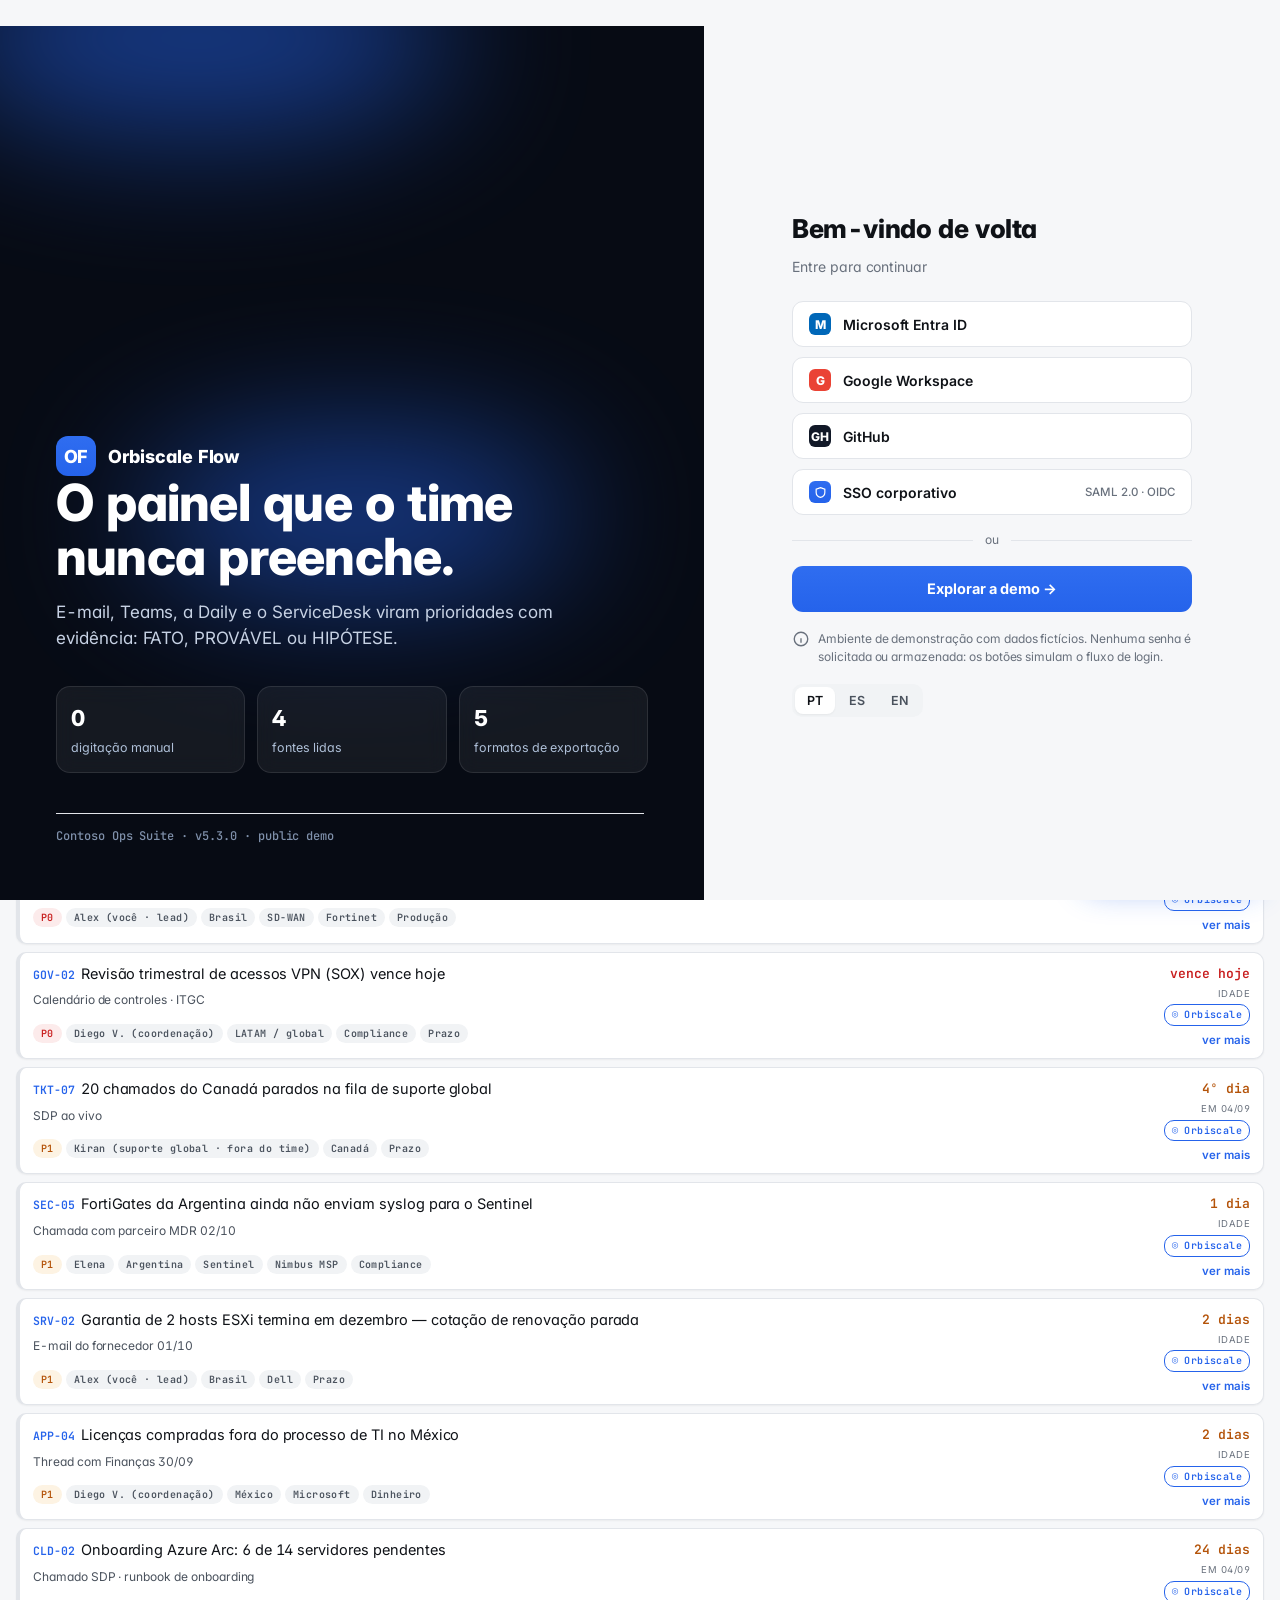
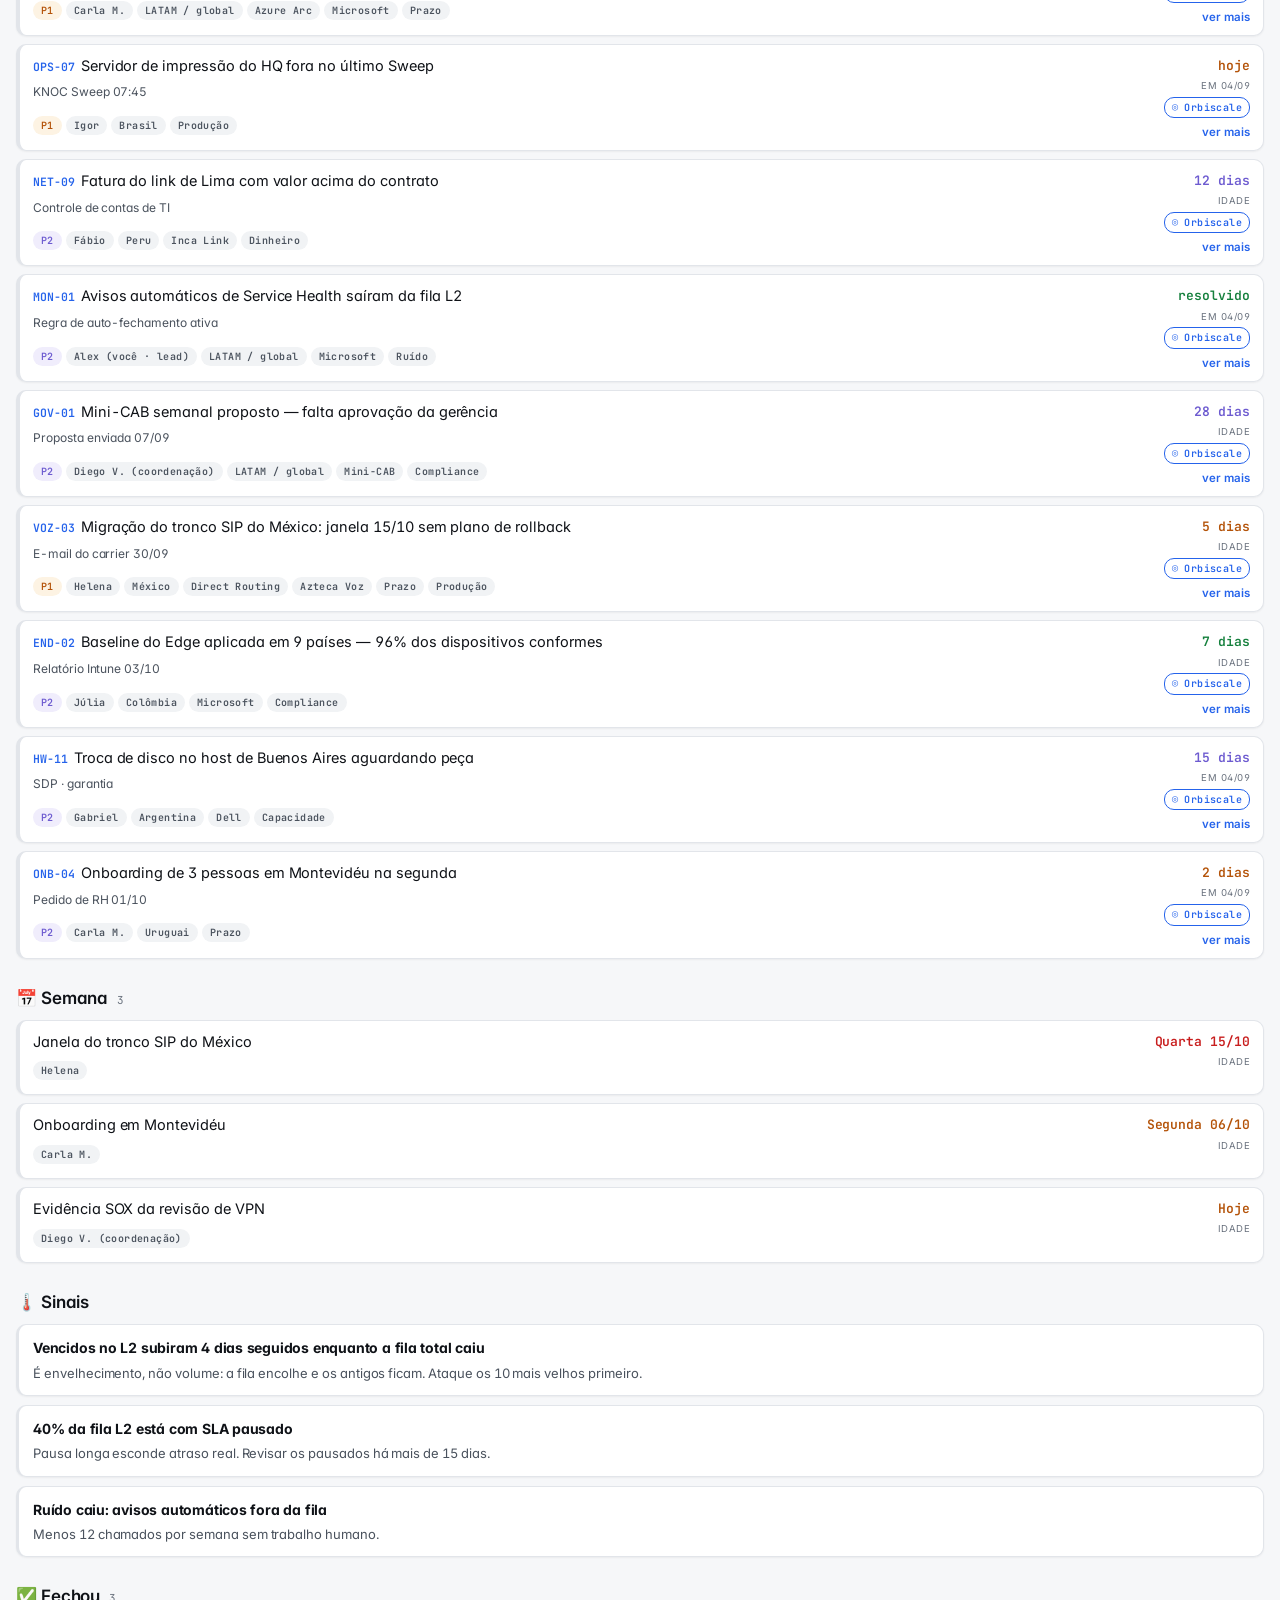
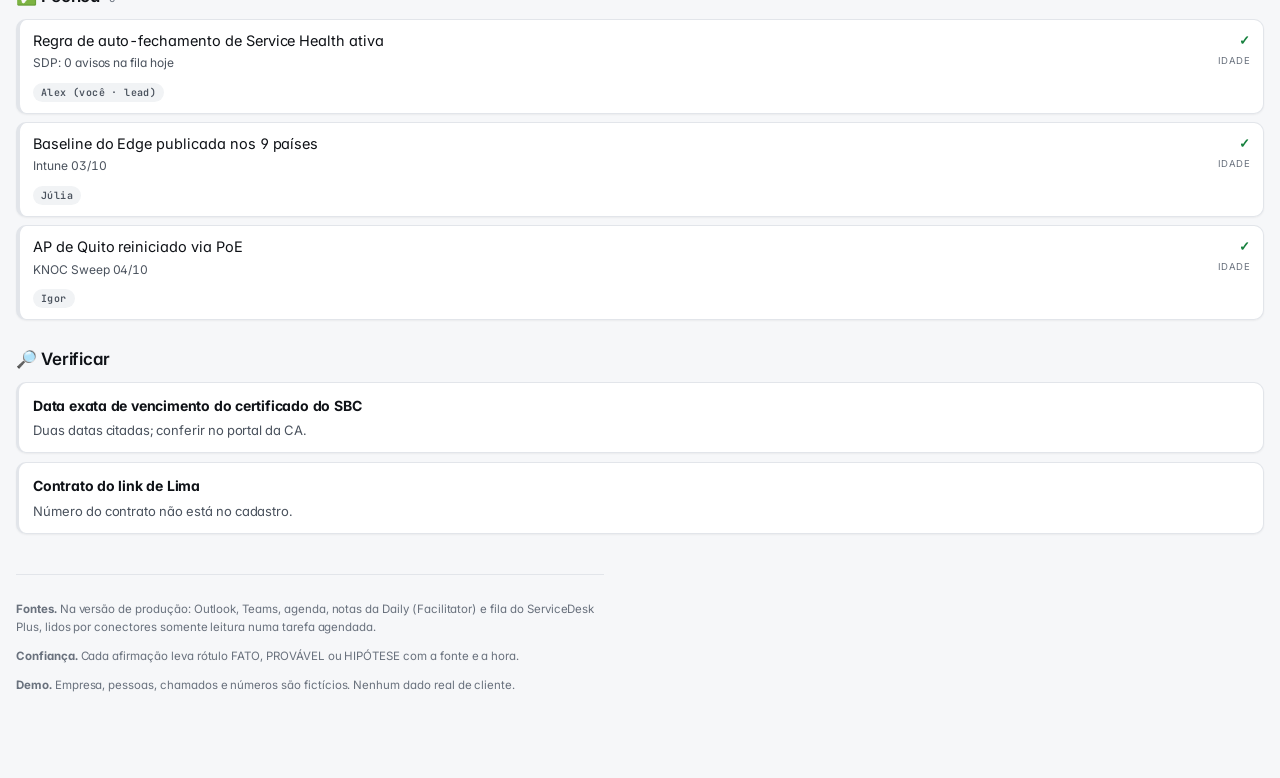
<file: flow/index.html>
<!doctype html>
<!-- Orbiscale Flow · team work board (module of Orbiscale) · Copyright (C) 2026 Ernesto Athaualpa Rojas (Neto) · SPDX-License-Identifier: AGPL-3.0-or-later · Commercial licence: COMMERCIAL.md -->
<html lang="pt-BR" data-theme="auto">
<head>
<meta charset="utf-8">
<meta name="description" content="A self-updating ops board: e-mail, Teams, Daily notes and the ITSM queue become evidence-labelled priorities. Open-source demo with fictional data.">
<meta property="og:type" content="website">
<meta property="og:title" content="Orbiscale Flow · team work board (demo)">
<meta property="og:description" content="A self-updating ops board: e-mail, Teams, Daily notes and the ITSM queue become evidence-labelled priorities. Open-source demo with fictional data.">
<meta property="og:url" content="https://netorojas.github.io/knoc-network-ops-console/flow/">
<meta property="og:image" content="https://netorojas.github.io/knoc-network-ops-console/docs/media/og.png">
<meta property="og:image:width" content="1200">
<meta property="og:image:height" content="627">
<meta name="twitter:card" content="summary_large_image">
<meta name="twitter:image" content="https://netorojas.github.io/knoc-network-ops-console/docs/media/og.png">

<meta name="viewport" content="width=device-width,initial-scale=1,viewport-fit=cover">
<title>Orbiscale Flow · demo</title>
<link rel="stylesheet" href="https://fonts.googleapis.com/css2?family=Archivo:wght@500;600;700&family=Source+Sans+3:wght@400;600&family=IBM+Plex+Mono:wght@400;600&display=swap">
<style>.brand .flow-home{text-decoration:none;color:var(--accent);margin-right:6px;font-weight:700}
  :root{
    --ground:#F5F7F7; --surface:#FFFFFF; --surface-2:#EDF1F1; --raise:0 1px 2px rgba(20,26,28,.06),0 1px 1px rgba(20,26,28,.04);
    --ink:#141A1C; --ink-2:#4F5D60; --ink-3:#6F7F82;
    --line:#DCE3E3; --line-soft:#EAEFEF;
    --accent:#0F6068; --accent-ink:#FFFFFF; --accent-soft:#E2EFF0;
    --crit:#B3261E; --crit-bg:#FCEBE9; --warn:#8F5400; --warn-bg:#FCF2E2;
    --ok:#1C6741;  --ok-bg:#E5F3EB;  --stale:#5B5870; --stale-bg:#EEEDF3;
    /* dados — validados com o validador de paleta (azul/cinza/vermelho) */
    --v-run:#2a78d6; --v-pause:#A3ADB0; --v-late:#D03A38; --v-track:#EDF1F1;
    --v-s1:#9DC1EE; --v-s2:#4B8FE0; --v-s3:#1F5AA6;
    --display:'Archivo','Helvetica Neue',Arial,sans-serif;
    --body:'Source Sans 3','Segoe UI',system-ui,sans-serif;
    --mono:'IBM Plex Mono','SF Mono',Consolas,monospace;
    --r:8px;
  }
  @media (prefers-color-scheme:dark){ :root:not([data-theme="light"]){
    --ground:#0E1315; --surface:#171E20; --surface-2:#202A2C; --raise:0 1px 2px rgba(0,0,0,.4);
    --ink:#E7EEED; --ink-2:#A5B2B1; --ink-3:#8A9897;
    --line:#2A3537; --line-soft:#212B2D;
    --accent:#5CC0C9; --accent-ink:#0E1315; --accent-soft:#133439;
    --crit:#F2938A; --crit-bg:#3B1D1A; --warn:#E3A94F; --warn-bg:#3A2D13;
    --ok:#6BCB96;  --ok-bg:#153227;  --stale:#ABA5D1; --stale-bg:#262434;
    --v-run:#3987e5; --v-pause:#5E686A; --v-late:#E66767; --v-track:#202A2C;
    --v-s1:#2C4F7A; --v-s2:#3987e5; --v-s3:#9CC4F7;
  }}
  :root[data-theme="dark"]{
    --ground:#0E1315; --surface:#171E20; --surface-2:#202A2C; --raise:0 1px 2px rgba(0,0,0,.4);
    --ink:#E7EEED; --ink-2:#A5B2B1; --ink-3:#8A9897;
    --line:#2A3537; --line-soft:#212B2D;
    --accent:#5CC0C9; --accent-ink:#0E1315; --accent-soft:#133439;
    --crit:#F2938A; --crit-bg:#3B1D1A; --warn:#E3A94F; --warn-bg:#3A2D13;
    --ok:#6BCB96;  --ok-bg:#153227;  --stale:#ABA5D1; --stale-bg:#262434;
    --v-run:#3987e5; --v-pause:#5E686A; --v-late:#E66767; --v-track:#202A2C;
    --v-s1:#2C4F7A; --v-s2:#3987e5; --v-s3:#9CC4F7;
  }

  *{box-sizing:border-box}
  html,body{overflow-x:hidden}
  body{background:var(--ground);color:var(--ink);font-family:var(--body);font-size:15px;line-height:1.55;margin:0}
  .wrap{max-width:1080px;margin:0 auto;padding:0 16px 72px}
  button{font-family:inherit}
  button:focus-visible,a:focus-visible,summary:focus-visible,input:focus-visible{outline:2px solid var(--accent);outline-offset:2px}

  /* ---------- topo ---------- */
  header.top{position:sticky;top:0;z-index:40;background:var(--ground);border-bottom:1px solid var(--line)}
  .bar{max-width:1080px;margin:0 auto;padding:10px 16px;display:flex;align-items:center;gap:10px;flex-wrap:wrap}
  .brand{font-family:var(--display);font-weight:700;font-size:16px;letter-spacing:-.01em;white-space:nowrap}
  .brand span{display:block;font-family:var(--mono);font-size:9.5px;font-weight:400;letter-spacing:.12em;text-transform:uppercase;color:var(--ink-3)}
  nav.main{display:flex;gap:2px;flex:1 1 auto;flex-wrap:wrap}
  nav.main button{font-size:13.5px;font-weight:600;padding:6px 11px;border:0;border-radius:6px;background:transparent;color:var(--ink-2);cursor:pointer;white-space:nowrap}
  nav.main button[aria-current="page"]{background:var(--accent);color:var(--accent-ink)}
  nav.main button:hover:not([aria-current]){background:var(--surface-2)}
  .tools{display:flex;align-items:center;gap:6px;margin-left:auto}
  .seg{display:flex;border:1px solid var(--line);border-radius:6px;overflow:hidden;background:var(--surface)}
  .seg button{font-family:var(--mono);font-size:10.5px;font-weight:600;letter-spacing:.05em;padding:5px 8px;border:0;background:transparent;color:var(--ink-2);cursor:pointer}
  .seg button+button{border-left:1px solid var(--line)}
  .seg button[aria-pressed="true"]{background:var(--accent);color:var(--accent-ink)}
  .who{display:flex;align-items:center;gap:6px;font-size:12.5px;color:var(--ink-2);background:var(--surface);border:1px solid var(--line);border-radius:20px;padding:3px 10px 3px 3px;max-width:180px}
  .who[hidden]{display:none}
  .who img{width:22px;height:22px;border-radius:50%;flex:0 0 auto}
  .who b{font-weight:600;color:var(--ink);white-space:nowrap;overflow:hidden;text-overflow:ellipsis}

  /* ---------- menu ---------- */
  .shbtn{font-size:13px;font-weight:600;padding:5px 11px;border:1px solid var(--line);border-radius:6px;background:var(--surface);color:var(--ink);cursor:pointer;white-space:nowrap}
  .shbtn:hover{border-color:var(--accent);color:var(--accent)}
  .menu{position:relative}
  .menu>button{font-size:13px;font-weight:600;padding:5px 11px;border:1px solid var(--line);border-radius:6px;background:var(--surface);color:var(--ink);cursor:pointer}
  .menu>button[aria-expanded="true"]{border-color:var(--accent);color:var(--accent)}
  .pop{position:absolute;right:0;top:calc(100% + 6px);width:270px;max-width:calc(100vw - 32px);background:var(--surface);border:1px solid var(--line);border-radius:var(--r);box-shadow:0 8px 24px rgba(0,0,0,.14);padding:6px;z-index:60}
  .pop .grp{font-family:var(--mono);font-size:9.5px;letter-spacing:.12em;text-transform:uppercase;color:var(--ink-3);padding:8px 10px 4px}
  .pop button{display:flex;gap:9px;align-items:center;width:100%;text-align:left;font-size:13.5px;padding:7px 10px;border:0;border-radius:6px;background:transparent;color:var(--ink);cursor:pointer}
  .pop button:hover{background:var(--surface-2)}
  .pop button small{margin-left:auto;font-family:var(--mono);font-size:10.5px;color:var(--ink-3)}
  .pop .meta{font-size:11.5px;color:var(--ink-3);padding:6px 10px 4px;border-top:1px solid var(--line-soft);margin-top:4px}

  /* ---------- filtros ---------- */
  .fbox{max-width:1080px;margin:0 auto;padding:0 16px 10px}
  .fcard{background:var(--surface);border:1px solid var(--line);border-radius:var(--r);box-shadow:var(--raise);overflow:hidden}
  .srow{display:flex;gap:8px;align-items:center;padding:9px 12px;border-bottom:1px solid var(--line)}
  .search{flex:1 1 auto;display:flex;align-items:center;gap:7px;background:var(--ground);border:1px solid var(--line);border-radius:6px;padding:0 9px}
  .search input{flex:1;min-width:0;border:0;background:transparent;color:var(--ink);font-family:var(--body);font-size:14px;padding:7px 0}
  .search input:focus{outline:0}
  .search:focus-within{border-color:var(--accent)}
  .search .ic{color:var(--ink-3);font-size:13px}
  .search button{border:0;background:transparent;color:var(--ink-3);cursor:pointer;font-size:14px;padding:2px 4px}
  .dims{display:flex;overflow-x:auto;border-bottom:1px solid var(--line);scrollbar-width:thin}
  .dims button{flex:0 0 auto;font-size:12.5px;font-weight:600;padding:9px 13px;border:0;background:transparent;color:var(--ink-2);cursor:pointer;border-bottom:2px solid transparent;white-space:nowrap}
  .dims button[aria-selected="true"]{color:var(--accent);border-bottom-color:var(--accent)}
  .dims .n{display:inline-block;min-width:16px;height:16px;line-height:16px;border-radius:8px;background:var(--accent);color:var(--accent-ink);font-family:var(--mono);font-size:9.5px;margin-left:5px;text-align:center;padding:0 4px}
  .chips{display:flex;flex-wrap:wrap;gap:5px;padding:10px 12px;max-height:132px;overflow-y:auto}
  .chip{font-size:12.5px;color:var(--ink-2);background:var(--ground);border:1px solid var(--line);padding:4px 10px 4px 8px;border-radius:14px;cursor:pointer;display:inline-flex;align-items:center;gap:5px}
  .chip .bx{width:12px;height:12px;border:1.5px solid var(--ink-3);border-radius:3px;display:inline-block;flex:0 0 auto}
  .chip .c{font-family:var(--mono);font-size:10.5px;color:var(--ink-3)}
  .chip[aria-pressed="true"]{background:var(--accent-soft);border-color:var(--accent);color:var(--accent)}
  .chip[aria-pressed="true"] .bx{background:var(--accent);border-color:var(--accent);box-shadow:inset 0 0 0 2px var(--surface)}
  .chip.sep{border:0;background:transparent;cursor:default;font-family:var(--mono);font-size:9.5px;letter-spacing:.1em;text-transform:uppercase;color:var(--ink-3);padding-left:4px;width:100%}
  .chip.act{border-style:dashed}
  .status{display:flex;align-items:center;gap:8px;flex-wrap:wrap;padding:0 12px 10px;font-size:12px;color:var(--ink-3)}
  .status b{color:var(--ink);font-weight:600;font-variant-numeric:tabular-nums}
  .pill{font-family:var(--mono);font-size:10.5px;background:var(--accent-soft);color:var(--accent);border:1px solid var(--accent);padding:2px 8px;border-radius:12px;cursor:pointer}
  .pill::after{content:" ×";font-weight:700}
  .btn{font-size:12px;color:var(--ink-2);background:transparent;border:1px solid var(--line);padding:4px 11px;border-radius:14px;cursor:pointer}
  .btn:hover{border-color:var(--accent);color:var(--accent)}
  .btn.pri{background:var(--accent);border-color:var(--accent);color:var(--accent-ink);font-weight:600}

  /* ---------- KPIs ---------- */
  .kpis{display:grid;gap:10px;grid-template-columns:repeat(auto-fill,minmax(160px,1fr));margin-top:16px}
  .kpi{text-align:left;background:var(--surface);border:1px solid var(--line);border-radius:var(--r);padding:11px 13px;box-shadow:var(--raise);cursor:pointer;color:inherit;position:relative;transition:border-color .12s}
  .kpi:hover{border-color:var(--accent)}
  .kpi[aria-pressed="true"]{border-color:var(--accent);box-shadow:0 0 0 2px var(--accent-soft),var(--raise)}
  .kpi .n{font-family:var(--display);font-weight:700;font-size:25px;font-variant-numeric:tabular-nums;line-height:1.1}
  .kpi .l{font-size:12.5px;color:var(--ink);margin-top:2px;font-weight:600}
  .kpi .x{font-size:11.5px;color:var(--ink-3);margin-top:3px;line-height:1.35}
  .kpi .go{position:absolute;top:9px;right:10px;font-size:11px;color:var(--ink-3)}
  .kpi.c .n{color:var(--crit)} .kpi.w .n{color:var(--warn)} .kpi.o .n{color:var(--ok)} .kpi.a .n{color:var(--accent)}

  /* ---------- seções ---------- */
  section{margin-top:26px}
  .sh{display:flex;align-items:baseline;gap:9px;flex-wrap:wrap;margin-bottom:9px}
  h2{font-family:var(--display);font-weight:600;font-size:16.5px;margin:0}
  .sc{font-family:var(--mono);font-size:11px;color:var(--ink-3)}
  .snote{font-size:12.5px;color:var(--ink-3);margin:-2px 0 10px;max-width:80ch}

  /* ---------- cards ---------- */
  .cards{display:flex;flex-direction:column;gap:8px}
  .card{background:var(--surface);border:1px solid var(--line);border-left:3px solid var(--line);border-radius:var(--r);box-shadow:var(--raise);overflow:hidden}
  .card.crit{border-left-color:var(--crit)} .card.warn{border-left-color:var(--warn)}
  .card.ok{border-left-color:var(--ok)} .card.stale{border-left-color:var(--stale)}
  .chead{display:grid;grid-template-columns:minmax(0,1fr) auto;gap:3px 12px;padding:11px 13px;cursor:pointer;align-items:start}
  .chead:hover{background:var(--surface-2)}
  .ctitle{font-size:14.5px;line-height:1.35;grid-column:1;overflow-wrap:anywhere}
  .cid{font-family:var(--mono);font-size:11.5px;font-weight:600;color:var(--accent);margin-right:6px}
  .cmeta{grid-column:1;font-size:12px;color:var(--ink-2);margin-top:1px}
  .ctags{grid-column:1;margin-top:7px;display:flex;flex-wrap:wrap;gap:4px}
  .cright{grid-column:2;grid-row:1/span 3;text-align:right;white-space:nowrap;display:flex;flex-direction:column;align-items:flex-end;gap:3px}
  .age{font-family:var(--mono);font-size:13px;font-weight:600;font-variant-numeric:tabular-nums}
  .age.crit{color:var(--crit)} .age.warn{color:var(--warn)} .age.ok{color:var(--ok)} .age.stale{color:var(--stale)}
  .agel{font-size:9.5px;color:var(--ink-3);letter-spacing:.05em;text-transform:uppercase}
  .more{font-size:11.5px;color:var(--accent);font-weight:600;border:0;background:transparent;cursor:pointer;padding:0;margin-top:4px}
  .cbody{font-size:13px;color:var(--ink-2);max-width:78ch;border-top:1px solid var(--line-soft);padding-top:10px;margin:0 13px 13px}
  .card[data-open="0"] .cbody{display:none}
  .tag{font-family:var(--mono);font-size:10px;font-weight:600;letter-spacing:.04em;padding:2px 7px;border-radius:10px;border:1px solid transparent;cursor:pointer;background:none}
  .tag.g{background:var(--surface-2);color:var(--ink-2)}
  .tag.g:hover{border-color:var(--accent);color:var(--accent)}
  .tag.P0{background:var(--crit-bg);color:var(--crit)} .tag.P1{background:var(--warn-bg);color:var(--warn)} .tag.P2{background:var(--stale-bg);color:var(--stale)}
  .tag.me{background:var(--accent-soft);color:var(--accent);cursor:default}
  mark{background:var(--warn-bg);color:inherit;border-radius:2px;padding:0 1px}

  /* ---------- pessoa ---------- */
  .person{background:var(--surface);border:1px solid var(--line);border-radius:var(--r);padding:14px 16px;box-shadow:var(--raise);margin-top:14px}
  .person h3{font-family:var(--display);font-size:17px;margin:0 0 3px}
  .person p{margin:0;font-size:13px;color:var(--ink-2);max-width:78ch}
  .pstats{display:flex;gap:18px;flex-wrap:wrap;margin-top:10px}
  .pstats div{font-size:12px;color:var(--ink-3)}
  .pstats b{display:block;font-family:var(--display);font-size:19px;color:var(--ink);font-variant-numeric:tabular-nums}
  .pstats b.c{color:var(--crit)}

  /* ---------- blocos ---------- */
  .box{background:var(--surface);border:1px solid var(--line);border-left:3px solid var(--accent);border-radius:var(--r);padding:12px 14px;box-shadow:var(--raise);margin-top:9px}
  .box.crit{border-left-color:var(--crit)} .box.warn{border-left-color:var(--warn)}
  .box.ok{border-left-color:var(--ok)} .box.stale{border-left-color:var(--stale)}
  .box h3{font-family:var(--display);font-size:14px;margin:0 0 4px}
  .box p{margin:0;font-size:13px;color:var(--ink-2);max-width:80ch}
  .box ul{margin:4px 0 0;padding-left:18px;font-size:13px;color:var(--ink-2)} .box li{margin-bottom:3px}
  .empty{padding:30px 16px;text-align:center;color:var(--ink-3);font-size:13.5px;background:var(--surface);border:1px dashed var(--line);border-radius:var(--r)}

  /* ---------- tabelas ---------- */
  .tbl{width:100%;border-collapse:collapse;font-size:13px}
  .tbl th,.tbl td{text-align:left;padding:7px 9px;border-bottom:1px solid var(--line-soft);vertical-align:top}
  .tbl th{font-family:var(--mono);font-size:10px;letter-spacing:.08em;text-transform:uppercase;color:var(--ink-3);font-weight:600}
  .tbl td.num,.tbl th.num{text-align:right;font-variant-numeric:tabular-nums;font-family:var(--mono);font-size:12px}
  .tbl td.id{font-family:var(--mono);font-size:12px;color:var(--accent);white-space:nowrap}
  .tbl tr.late td.num{color:var(--crit);font-weight:600}
  .tscroll{overflow-x:auto;background:var(--surface);border:1px solid var(--line);border-radius:var(--r);box-shadow:var(--raise)}
  .st{font-family:var(--mono);font-size:10px;padding:1px 6px;border-radius:9px;background:var(--surface-2);color:var(--ink-2);white-space:nowrap}
  .st.p{background:var(--stale-bg);color:var(--stale)} .st.l{background:var(--crit-bg);color:var(--crit)}

  /* ---------- relatórios / gráficos ---------- */
  .grid2{display:grid;gap:12px;grid-template-columns:repeat(auto-fit,minmax(320px,1fr))}
  .viz{background:var(--surface);border:1px solid var(--line);border-radius:var(--r);box-shadow:var(--raise);padding:14px 16px}
  .viz h3{font-family:var(--display);font-size:14.5px;margin:0}
  .viz .vs{font-size:12px;color:var(--ink-3);margin:2px 0 12px}
  .legend{display:flex;gap:14px;flex-wrap:wrap;font-size:12px;color:var(--ink-2);margin:-4px 0 10px}
  .legend i{display:inline-block;width:10px;height:10px;border-radius:2px;margin-right:5px;vertical-align:-1px}
  .hb{display:grid;grid-template-columns:minmax(84px,120px) minmax(0,1fr) 34px;gap:4px 10px;align-items:center}
  .hb .lb{font-size:12.5px;color:var(--ink);white-space:nowrap;overflow:hidden;text-overflow:ellipsis}
  .hb .lb.dim{color:var(--ink-3)}
  .hb .tr{display:flex;gap:2px;height:14px;cursor:pointer;border-radius:0 4px 4px 0}
  .hb .tr:hover .sg{filter:brightness(1.08)}
  .hb .sg{height:100%;min-width:2px}
  .hb .sg:last-child{border-radius:0 4px 4px 0}
  .hb .vl{font-family:var(--mono);font-size:11.5px;color:var(--ink-2);text-align:right;font-variant-numeric:tabular-nums}
  .hb .row{display:contents}
  .cols{display:flex;align-items:flex-end;gap:10px;height:150px;padding-top:18px;border-bottom:1px solid var(--line)}
  .cols .cl{flex:1;display:flex;flex-direction:column;align-items:center;justify-content:flex-end;height:100%;cursor:pointer}
  .cols .cb{width:100%;max-width:56px;background:var(--v-run);border-radius:4px 4px 0 0;min-height:2px}
  .cols .cv{font-family:var(--mono);font-size:11.5px;color:var(--ink-2);margin-bottom:3px}
  .cols-x{display:flex;gap:10px}
  .cols-x span{flex:1;text-align:center;font-size:11.5px;color:var(--ink-3);padding-top:5px}
  .viz details{margin-top:10px;font-size:12.5px}
  .viz summary{cursor:pointer;color:var(--accent);font-weight:600;font-size:12px}
  .viz details .tbl{margin-top:6px}
  .tiles{display:grid;gap:10px;grid-template-columns:repeat(auto-fill,minmax(150px,1fr))}
  .tile{background:var(--surface);border:1px solid var(--line);border-radius:var(--r);padding:11px 13px;box-shadow:var(--raise)}
  .tile .n{font-family:var(--display);font-weight:700;font-size:24px;font-variant-numeric:tabular-nums;line-height:1.1}
  .tile .l{font-size:12px;color:var(--ink-2);margin-top:2px}
  .tile.c .n{color:var(--crit)} .tile.w .n{color:var(--warn)} .tile.o .n{color:var(--ok)}
  .meter{height:8px;background:var(--v-track);border-radius:4px;overflow:hidden;margin-top:8px}
  .meter i{display:block;height:100%;background:var(--v-run);border-radius:0 4px 4px 0}
  .tgl{display:inline-flex;align-items:center;gap:7px;font-size:12.5px;color:var(--ink-2);cursor:pointer;user-select:none}
  .tgl input{accent-color:var(--accent)}
  #tip{position:fixed;z-index:90;pointer-events:none;background:var(--ink);color:var(--ground);font-size:12px;line-height:1.4;padding:6px 9px;border-radius:6px;max-width:240px;box-shadow:0 4px 14px rgba(0,0,0,.2);display:none}
  #tip b{font-weight:600}

  /* ---------- matriz ---------- */
  .mx td.ck{text-align:center;font-size:14px}
  .mx td.sc2{font-family:var(--mono);font-size:12px;white-space:nowrap}
  .bar5{display:inline-block;width:60px;height:6px;background:var(--v-track);border-radius:3px;overflow:hidden;vertical-align:1px;margin-right:6px}
  .bar5 i{display:block;height:100%;background:var(--ok)}
  .tiles.wide{grid-template-columns:repeat(auto-fill,minmax(250px,1fr))}
  .tbl td.sj .st{margin-right:6px}
  .flow{display:grid;gap:8px;grid-template-columns:repeat(auto-fit,minmax(150px,1fr));counter-reset:f}
  .flow div{background:var(--surface);border:1px solid var(--line);border-radius:var(--r);padding:10px 12px;font-size:12.5px;color:var(--ink-2);box-shadow:var(--raise)}
  .flow div b{display:block;font-family:var(--mono);font-size:11px;color:var(--accent);margin-bottom:3px}

  /* ---------- docs ---------- */
  .doc{background:var(--surface);border:1px solid var(--line);border-radius:var(--r);padding:18px 20px;box-shadow:var(--raise);margin-top:12px;max-width:84ch}
  .doc h3{font-family:var(--display);font-size:16px;margin:18px 0 6px} .doc h3:first-child{margin-top:0}
  .doc h4{font-family:var(--display);font-size:13.5px;margin:16px 0 4px}
  .doc p,.doc li{font-size:13.5px;color:var(--ink-2)} .doc li{margin-bottom:3px}
  .doc table{width:100%;border-collapse:collapse;margin:8px 0;font-size:13px}
  .doc th,.doc td{text-align:left;padding:6px 9px;border-bottom:1px solid var(--line-soft);vertical-align:top}
  .doc th{font-family:var(--mono);font-size:10.5px;letter-spacing:.08em;text-transform:uppercase;color:var(--ink-3)}
  .doc pre{background:var(--surface-2);border-radius:6px;padding:11px 13px;overflow-x:auto;font-family:var(--mono);font-size:11.5px;line-height:1.5}
  .doc code{font-family:var(--mono);font-size:12px;background:var(--surface-2);padding:1px 5px;border-radius:4px;overflow-wrap:anywhere}
  .doc pre code{background:none;padding:0}
  .doc figure.gif{margin:10px 0 16px;border:1px solid var(--line);border-radius:8px;overflow:hidden;background:var(--surface-2)}
  .doc figure.gif img,.doc figure.gif video{display:block;width:100%;height:auto}
  .doc figure.gif figcaption{font-size:12px;color:var(--ink-3);padding:6px 10px}
  .subnav{display:flex;gap:5px;flex-wrap:wrap;margin-top:12px}
  .subnav button{font-size:12.5px;padding:5px 12px;border:1px solid var(--line);border-radius:14px;background:var(--surface);color:var(--ink-2);cursor:pointer}
  .subnav button[aria-pressed="true"]{background:var(--accent);border-color:var(--accent);color:var(--accent-ink);font-weight:600}

  .modal{position:fixed;inset:0;background:rgba(0,0,0,.45);z-index:100;display:flex;align-items:center;justify-content:center;padding:16px}
  .modal .in{background:var(--surface);border-radius:var(--r);padding:16px;width:min(620px,100%);box-shadow:0 12px 40px rgba(0,0,0,.3)}
  .modal textarea{width:100%;min-height:260px;font-family:var(--mono);font-size:12px;background:var(--ground);color:var(--ink);border:1px solid var(--line);border-radius:6px;padding:10px}
  .toast{position:fixed;bottom:18px;left:50%;transform:translateX(-50%);background:var(--ink);color:var(--ground);padding:8px 14px;border-radius:18px;font-size:13px;z-index:110}

  /* ---------- relatórios v10 / submenus ---------- */
  :root{--v-a:#2a78d6;--v-b:#eb6834}
  @media (prefers-color-scheme:dark){:root:not([data-theme="light"]){--v-a:#3987e5;--v-b:#d95926}}
  :root[data-theme="dark"]{--v-a:#3987e5;--v-b:#d95926}
  .bsub{margin-top:0}
  .bsub button .sc{margin-left:3px}
  .bsub button[aria-pressed="true"] .sc{color:var(--accent-ink)}
  .rctl{display:grid;gap:12px 18px;grid-template-columns:repeat(auto-fit,minmax(250px,1fr));background:var(--surface);border:1px solid var(--line);border-radius:var(--r);box-shadow:var(--raise);padding:14px 16px;margin-top:10px}
  .rc label{display:block;font-family:var(--mono);font-size:10px;letter-spacing:.1em;text-transform:uppercase;color:var(--ink-3);margin-bottom:6px}
  .rc.wide{grid-column:1/-1}
  .seg2{display:inline-flex;flex-wrap:wrap;border:1px solid var(--line);border-radius:6px;overflow:hidden;background:var(--ground)}
  .seg2 button{font-size:12.5px;padding:5px 11px;border:0;background:transparent;color:var(--ink-2);cursor:pointer}
  .seg2 button+button{border-left:1px solid var(--line)}
  .seg2 button[aria-pressed="true"]{background:var(--accent);color:var(--accent-ink);font-weight:600}
  .rdates{display:flex;gap:6px;align-items:center;flex-wrap:wrap}
  .rdates input,.rexp select,.rmet{font-family:var(--body);font-size:13px;padding:5px 8px;border:1px solid var(--line);border-radius:6px;background:var(--ground);color:var(--ink);color-scheme:light dark}
  .rexp{display:flex;gap:6px;flex-wrap:wrap;align-items:center}
  .vhead{display:flex;gap:10px;align-items:flex-start;justify-content:space-between;flex-wrap:wrap;margin-bottom:10px}
  .vhead .vs{margin-bottom:0}
  .legend.lgt button{font-size:12px;color:var(--ink-2);background:transparent;border:1px solid var(--line);border-radius:12px;padding:2px 9px;cursor:pointer}
  .legend.lgt button[aria-pressed="false"]{opacity:.45;text-decoration:line-through}
  .trend{width:100%;min-height:210px}
  .trend svg{display:block}
  .tbl td.lt{color:var(--crit);font-weight:600}
  .vbadge{font-family:var(--mono);font-size:9.5px;font-weight:600;background:var(--accent-soft);color:var(--accent);border-radius:8px;padding:1px 6px;margin-left:6px;vertical-align:2px}
  footer{margin-top:40px;padding-top:14px;border-top:1px solid var(--line);font-size:11.5px;color:var(--ink-3);max-width:84ch}
  footer p+p{margin-top:7px}
  .hide{display:none!important}

  @media (max-width:620px){
    header.top{position:relative}
    .chips{max-height:150px}
    .chead{grid-template-columns:minmax(0,1fr)}
    .cright{grid-column:1;grid-row:auto;flex-direction:row;align-items:baseline;gap:8px;margin-top:4px}
    .brand span{display:none}
    .hb{grid-template-columns:84px minmax(0,1fr) 30px}
    .kpis{grid-template-columns:repeat(2,minmax(0,1fr))}
    .grid2{grid-template-columns:minmax(0,1fr)}
    .tbl .hm{display:none}
  }
  @media print{header.top,.kpis,footer,.menu{display:none!important} .card[data-open="0"] .cbody{display:block}}
  @media (prefers-reduced-motion:reduce){*{animation:none!important;transition:none!important}}
.tag.orb{text-decoration:none;color:var(--accent);border:1px solid var(--accent);background:transparent;font-weight:600}
</style>
</head>
<body>
<div id="pf-splash" role="status" aria-live="polite"><style>
#pf-splash{position:fixed;inset:0;z-index:5000;display:grid;place-items:center;background:#F5F7FB;font-family:Inter,-apple-system,'Segoe UI',sans-serif;transition:opacity .35s ease,visibility .35s}
@media (prefers-color-scheme:dark){#pf-splash{background:#0B1220}}
html[data-theme="dark"] #pf-splash{background:#0B1220}html[data-theme="light"] #pf-splash{background:#F5F7FB}
#pf-splash.out{opacity:0;visibility:hidden}
#pf-splash .w{display:flex;flex-direction:column;align-items:center;gap:18px;min-width:260px}
#pf-splash .lg{width:64px;height:64px;border-radius:18px;background:linear-gradient(135deg,#2563EB,#0EA5A4);display:grid;place-items:center;color:#fff;font:800 28px Inter,sans-serif;box-shadow:0 14px 40px rgba(37,99,235,.35);animation:pfs-b 1.6s ease-in-out infinite}
#pf-splash b{font-size:20px;color:#0F172A;letter-spacing:-.01em}@media (prefers-color-scheme:dark){#pf-splash b{color:#E6ECF5}}html[data-theme="dark"] #pf-splash b{color:#E6ECF5}
#pf-splash .bar{width:220px;height:4px;border-radius:4px;background:rgba(100,116,139,.2);overflow:hidden}
#pf-splash .bar i{display:block;height:100%;width:40%;border-radius:4px;background:linear-gradient(90deg,#2563EB,#0EA5A4);animation:pfs-l 1.1s ease-in-out infinite}
#pf-splash small{font:500 12.5px 'JetBrains Mono',monospace;color:#64748B;min-height:16px}
@keyframes pfs-l{0%{transform:translateX(-110%)}100%{transform:translateX(260%)}}
@keyframes pfs-b{50%{transform:translateY(-4px)}}
@media (prefers-reduced-motion:reduce){#pf-splash .lg,#pf-splash .bar i{animation:none}}
</style><div class="w"><div class="lg">OF</div><b>Orbiscale Flow</b><div class="bar"><i></i></div><small id="pf-splash-msg">…</small></div>
<script>(function(){var L=(navigator.language||'pt').slice(0,2),M={pt:["Lendo e-mails e Teams…", "Juntando chamados…", "Priorizando o quadro…"],es:["Leyendo correos y Teams…", "Reuniendo tickets…", "Priorizando el tablero…"],en:["Reading e-mail and Teams…", "Collecting tickets…", "Prioritising the board…"]}[L]||["Reading e-mail and Teams…", "Collecting tickets…", "Prioritising the board…"],i=0,e=document.getElementById('pf-splash-msg');function n(){if(!e||!document.getElementById('pf-splash'))return;e.textContent=M[i%M.length];i++;setTimeout(n,650)}n();window.__pfSplashAt=Date.now();setTimeout(function(){var s=document.getElementById('pf-splash');if(s)s.classList.add('out')},8000)})()</script></div>


<header class="top">
  <div class="bar">
    <div class="brand"><a class="flow-home" href="../?nologin" title="Orbiscale">◎</a>Orbiscale Flow<b class="vbadge">5.3</b><span>Contoso Global · demo</span></div>
    <nav class="main" id="nav"></nav>
    <div class="tools">
      <button class="shbtn" id="shbtn" type="button">↗ <span id="shlbl"></span></button>
      <div class="menu"><button id="mbtn" aria-expanded="false" aria-haspopup="true">☰ <span id="mlbl"></span></button><div class="pop hide" id="pop" role="menu"></div></div>
      <div class="seg" id="lang"><button data-l="pt" aria-pressed="true">PT</button><button data-l="es" aria-pressed="false">ES</button><button data-l="en" aria-pressed="false">EN</button></div>
      <div class="seg" id="theme"><button data-t="auto" aria-pressed="true" title="Auto">◐</button><button data-t="light" aria-pressed="false" title="Light">☀</button><button data-t="dark" aria-pressed="false" title="Dark">☾</button></div>
      <div class="who" id="who" hidden><img id="whoImg" alt=""><b id="whoName"></b></div>
    </div>
  </div>
  <div class="fbox" id="fbox">
    <div class="fcard">
      <div class="srow">
        <label class="search"><span class="ic">⌕</span><input id="q" type="search" autocomplete="off"><button id="qx" class="hide" aria-label="×">×</button></label>
      </div>
      <div class="dims" role="tablist" id="dims"></div>
      <div class="chips" id="chips"></div>
      <div class="status">
        <span><b id="cShow">0</b> <span id="lOf"></span> <b id="cTot">0</b> <span id="lItems"></span></span>
        <span id="active" style="display:flex;gap:5px;flex-wrap:wrap"></span>
        <button class="btn" id="clear" style="margin-left:auto"></button>
      </div>
    </div>
  </div>
</header>

<div class="wrap">
  <main id="view"></main>
  <footer><p id="f1"></p><p id="f2"></p><p id="f3"></p></footer>
</div>
<div id="tip" role="tooltip"></div>

<script src="data.js"></script>
<script src="sdp.js"></script>
<script src="docs.js"></script>
<link rel="stylesheet" href="assist.css">
<script>
(function(){
  'use strict';
  var L='pt', VIEW='board', DOCPAGE='manual', DIMS=['o','p','pj','k','v','pr','im','src'], dim='o';
  var F={}; DIMS.forEach(function(d){F[d]=[]});
  var Q='', REPTEAM=true, open={}, db=null, me=null, contrib=[], menuOpen=false;
  var $=function(i){return document.getElementById(i)};
  var esc=function(s){return String(s==null?'':s).replace(/[&<>"]/g,function(c){return{'&':'&amp;','<':'&lt;','>':'&gt;','"':'&quot;'}[c]})};
  var tx=function(o){return (o&&(o[L]||o.pt))||''};
  var ls=function(k,v){try{return v===undefined?localStorage.getItem(k):localStorage.setItem(k,v)}catch(e){return null}};
  var norm=function(s){return String(s||'').toLowerCase().normalize('NFD').replace(/[̀-ͯ]/g,'')};
  var has=function(a,x){return a.indexOf(x)>-1};
  var fmt=function(n){return String(Math.round(n))};

  /* ---------- i18n da interface ---------- */
  var NAV={pt:{board:'Quadro',sd:'Service Desk N1',rep:'Relatórios',cap:'Capacidade',met:'Método',daily:'Daily',ai:'✦ Assistente',docs:'Documentação',status:'Status'},
           es:{board:'Tablero',sd:'Service Desk N1',rep:'Reportes',cap:'Capacidad',met:'Método',daily:'Daily',ai:'✦ Asistente',docs:'Documentación',status:'Estado'},
           en:{board:'Board',sd:'Service Desk L1',rep:'Reports',cap:'Capacity',met:'Method',daily:'Daily',ai:'✦ Assistant',docs:'Docs',status:'Status'}};
  var UI={
   pt:{menu:'Visões',search:'Buscar em tudo — chamado, pessoa, fornecedor, assunto…',src:'Origem',srcS:'Chamado SDP',srcM:'E-mail · Teams · Daily',
       team:'Time Infra',others:'Fora do time',more:'ver mais',less:'ver menos',board:'Quadro',fechou:'Fechou',semana:'Semana',sinais:'Sinais',verificar:'Verificar',
       noneP:'Nada com esses filtros.',onlyThis:'só este',
       k1:'Seus P0',k1x:'precisam de você hoje',k2:'P0 no quadro',k2x:'donos: ',k3:'Compliance',k3x:'itens com risco de auditoria',k4:'Produção',k4x:'itens que param operação',
       k5:'Chamados SDP',k5x:'no quadro, de ',k6:'Fila L2 ao vivo',k6x:' vencidos · {p} pausados',k7:'N1 aberto',k7x:' entraram em 7 dias',k8:'Fecharam',k8x:'com evidência, 36h',
       kgo:'filtra',kgo2:'abre',
       qv:'Visões rápidas',qv1:'Hoje: meus P0',qv2:'Todo P0 do time',qv3:'Compliance e auditoria',qv4:'Só chamados SDP',qv5:'Produção parada',qv6:'Sem dono no time',
       act:'Ações',a1:'Copiar resumo desta visão',a1x:'texto pronto p/ Teams',a2:'Expandir todos',a3:'Recolher todos',a4:'Imprimir / PDF',a5:'Limpar filtros e busca',
       upd:'Atualizado',copied:'Copiado para a área de transferência.',copyT:'Selecione e copie (Ctrl+C)',close:'Fechar',
       live:'SDP ao vivo',liveL2:'Fila L2 desta pessoa — ao vivo',overdue:'vencidos',paused:'pausados',median:'mediana (dias)',old90:'+90 dias',open:'abertos',
       items:'itens no quadro',svcH:'são avisos automáticos de Service Health — candidatos a regra de auto-fechamento',
       repT:'Relatórios do time',repS:'Tudo calculado da fila real do SDP e deste quadro. Clique numa barra para abrir o quadro filtrado.',onlyTeam:'Só meu time',
       c1:'Fila L2 por analista',c1s:'Chamados abertos no grupo L2 - Infrastructure',run:'correndo',late:'vencido',pause:'pausado (SLA parado)',
       c2:'Idade da fila L2',c2s:'Quantos chamados em cada faixa de idade',days:'dias',
       c3:'Mediana de idade por analista',c3s:'Metade da fila de cada um é mais velha que isto',
       c4:'Entrada da semana no L2',c4s:'Chamados criados nos últimos 7 dias, por analista',
       c5:'Quadro por analista e prioridade',c5s:'Itens deste painel (e-mail, Teams, Daily, SDP)',
       c6:'Quadro por impacto',c6s:'Um item pode ter mais de um impacto',c7:'Quadro por país',c7s:'Onde as frentes estão',
       flowT:'Fluxo da semana',flowIn:'entraram',flowOut:'já saíram',ofThose:'dos que entraram em 7 dias',
       ins:'O que os números dizem',tbl:'ver tabela',who:'Analista',tot:'Total',
       i1:'{a} de {b} chamados ({p}%) estão com SLA pausado — esperando usuário, aprovação ou fornecedor.',
       i2:'{n} tem {v} chamados vencidos na fila L2{x}.',i2x:' — e não está no time Infra LATAM',
       i3:'{n} chamados passam de 180 dias. O mais antigo é o {id} ({d} dias, {o}).',
       i4:'{n} dos {t} chamados do Alex são avisos automáticos de Service Health.',
       i5:'Dos {a} chamados que entraram no L2 esta semana, {b} já saíram ({p}%).',
       sdT:'Service Desk N1 — acompanhamento',sdS:'Grupo L1 - Help Desk. O N1 recebe tudo da empresa e roteia para nós. Aqui é só leitura: nada é alterado no SDP.',
       sd1:'abertos no N1',sd2:'aguardando usuário',sd3:'entraram em 7 dias',sd4:'dos 7 dias já saíram',sd5:'entraram em 30 dias',
       sdTech:'Por técnico N1',sdCat:'Por categoria',sdRad:'Radar — pode subir para o L2',sdRadS:'Heurística por palavra-chave (novo colaborador, acesso, VPN, rede, segurança). PROVÁVEL, não FATO.',
       sdAll:'Fila N1 aberta',l3T:'Fila L3 Infra',sdSearch:'Filtrar a fila N1…',
       dailyT:'Daily Infra — leitura do Facilitator',dailyS:'Notas geradas pela IA do Teams no chat da reunião, lidas pelo conector. Conteúdo em espanhol, como foi gerado.',
       dec:'Decisão',pts:'Tratado',nxt:'Próximos passos',pat:'Padrão detectado',howT:'Como isso chega aqui sozinho',
       h1:'10:00 · A Daily acontece',h2:'~10:20 · O Facilitator posta o resumo no chat da reunião',h3:'11:15 · O Claude lê o chat na nuvem (tarefa Pós-Daily)',h4:'11:18 · Cartão novo aqui + alerta de padrão',h5:'Porta do Teams aberta → resumo postado no chat',
       hMore:'Passo a passo completo em Documentação → Daily automática.',
       stT:'Status da automação',stS:'Nada aqui é digitado. Esta página só mostra o que o Claude lê, quando lê, e o que ainda falta ligar.',
       pipe:'Fontes e rotinas',pSrc:'Fonte',pHow:'Como é lido',pWhen:'Quando',pState:'Estado',
       gates:'Postagem no Teams — o que falta',g1:'Porta 1 · Entra: 3 escopos do Teams para o conector (conta admin)',g2:'Porta 2 · claude.ai: write actions + ferramentas Teams liberadas (Owner da org)',g3:'Teste no seu chat de anotações (48:notes)',g4:'Virar para o Infra Team',
       tasks:'Tarefas agendadas',mxT:'Quem está plugado',mxS:'Cada coluna é uma fonte que alimenta o quadro sem ninguém digitar. As três primeiras já valem para todos; as duas últimas dependem de cada analista ligar uma vez.',
       m1:'Fila SDP',m2:'Daily',m3:'Chat do time',m4:'Itens no quadro',m5:'M365 próprio',m6:'Tarefa diária',score:'Completo',
       feed:'Envios automáticos na base',feedS:'Tarefas dos analistas gravam aqui sozinhas. Nenhum formulário.',feedN:'nenhum envio até agora',
       lgd:'✅ ativo · ⬜ ainda não ligado · — não se aplica'},
   es:{menu:'Vistas',search:'Buscar en todo — ticket, persona, proveedor, asunto…',src:'Origen',srcS:'Ticket SDP',srcM:'Correo · Teams · Daily',
       team:'Equipo Infra',others:'Fuera del equipo',more:'ver más',less:'ver menos',board:'Tablero',fechou:'Cerrado',semana:'Semana',sinais:'Señales',verificar:'Verificar',
       noneP:'Nada con estos filtros.',onlyThis:'solo este',
       k1:'Tus P0',k1x:'te necesitan hoy',k2:'P0 en el tablero',k2x:'dueños: ',k3:'Compliance',k3x:'ítems con riesgo de auditoría',k4:'Producción',k4x:'ítems que detienen operación',
       k5:'Tickets SDP',k5x:'en el tablero, de ',k6:'Cola L2 en vivo',k6x:' vencidos · {p} pausados',k7:'N1 abierto',k7x:' entraron en 7 días',k8:'Cerraron',k8x:'con evidencia, 36h',
       kgo:'filtra',kgo2:'abre',
       qv:'Vistas rápidas',qv1:'Hoy: mis P0',qv2:'Todo P0 del equipo',qv3:'Compliance y auditoría',qv4:'Solo tickets SDP',qv5:'Producción detenida',qv6:'Sin dueño en el equipo',
       act:'Acciones',a1:'Copiar resumen de esta vista',a1x:'texto listo p/ Teams',a2:'Expandir todos',a3:'Contraer todos',a4:'Imprimir / PDF',a5:'Limpiar filtros y búsqueda',
       upd:'Actualizado',copied:'Copiado al portapapeles.',copyT:'Selecciona y copia (Ctrl+C)',close:'Cerrar',
       live:'SDP en vivo',liveL2:'Cola L2 de esta persona — en vivo',overdue:'vencidos',paused:'pausados',median:'mediana (días)',old90:'+90 días',open:'abiertos',
       items:'ítems en el tablero',svcH:'son avisos automáticos de Service Health — candidatos a regla de autocierre',
       repT:'Reportes del equipo',repS:'Todo calculado de la cola real del SDP y de este tablero. Haz clic en una barra para abrir el tablero filtrado.',onlyTeam:'Solo mi equipo',
       c1:'Cola L2 por analista',c1s:'Tickets abiertos en el grupo L2 - Infrastructure',run:'corriendo',late:'vencido',pause:'pausado (SLA detenido)',
       c2:'Antigüedad de la cola L2',c2s:'Cuántos tickets en cada rango de edad',days:'días',
       c3:'Mediana de antigüedad por analista',c3s:'La mitad de la cola de cada uno es más vieja que esto',
       c4:'Entrada de la semana en L2',c4s:'Tickets creados en los últimos 7 días, por analista',
       c5:'Tablero por analista y prioridad',c5s:'Ítems de este panel (correo, Teams, Daily, SDP)',
       c6:'Tablero por impacto',c6s:'Un ítem puede tener más de un impacto',c7:'Tablero por país',c7s:'Dónde están los frentes',
       flowT:'Flujo de la semana',flowIn:'entraron',flowOut:'ya salieron',ofThose:'de los que entraron en 7 días',
       ins:'Lo que dicen los números',tbl:'ver tabla',who:'Analista',tot:'Total',
       i1:'{a} de {b} tickets ({p}%) tienen el SLA pausado — esperando usuario, aprobación o proveedor.',
       i2:'{n} tiene {v} tickets vencidos en la cola L2{x}.',i2x:' — y no está en el equipo Infra LATAM',
       i3:'{n} tickets superan 180 días. El más antiguo es el {id} ({d} días, {o}).',
       i4:'{n} de los {t} tickets de Alex son avisos automáticos de Service Health.',
       i5:'De los {a} tickets que entraron a L2 esta semana, {b} ya salieron ({p}%).',
       sdT:'Service Desk N1 — seguimiento',sdS:'Grupo L1 - Help Desk. El N1 recibe todo de la empresa y nos enruta. Aquí es solo lectura: nada se modifica en el SDP.',
       sd1:'abiertos en N1',sd2:'esperando usuario',sd3:'entraron en 7 días',sd4:'de los 7 días ya salieron',sd5:'entraron en 30 días',
       sdTech:'Por técnico N1',sdCat:'Por categoría',sdRad:'Radar — puede subir a L2',sdRadS:'Heurística por palabra clave (ingreso, acceso, VPN, red, seguridad). PROBABLE, no HECHO.',
       sdAll:'Cola N1 abierta',l3T:'Cola L3 Infra',sdSearch:'Filtrar la cola N1…',
       dailyT:'Daily Infra — lectura del Facilitator',dailyS:'Notas generadas por la IA de Teams en el chat de la reunión, leídas por el conector. Contenido en español, tal como fue generado.',
       dec:'Decisión',pts:'Tratado',nxt:'Próximos pasos',pat:'Patrón detectado',howT:'Cómo llega esto aquí solo',
       h1:'10:00 · Ocurre la Daily',h2:'~10:20 · El Facilitator publica el resumen en el chat',h3:'11:15 · Claude lee el chat en la nube (tarea Post-Daily)',h4:'11:18 · Tarjeta nueva aquí + alerta de patrón',h5:'Puerta de Teams abierta → resumen publicado en el chat',
       hMore:'Paso a paso completo en Documentación → Daily automática.',
       stT:'Estado de la automatización',stS:'Nada aquí se digita. Esta página solo muestra lo que Claude lee, cuándo lo lee y lo que falta conectar.',
       pipe:'Fuentes y rutinas',pSrc:'Fuente',pHow:'Cómo se lee',pWhen:'Cuándo',pState:'Estado',
       gates:'Publicación en Teams — lo que falta',g1:'Puerta 1 · Entra: 3 permisos de Teams para el conector (cuenta admin)',g2:'Puerta 2 · claude.ai: write actions + herramientas Teams habilitadas (Owner de la org)',g3:'Prueba en tu chat de notas (48:notes)',g4:'Pasar al Infra Team',
       tasks:'Tareas programadas',mxT:'Quién está conectado',mxS:'Cada columna es una fuente que alimenta el tablero sin que nadie digite. Las tres primeras ya valen para todos; las dos últimas dependen de que cada analista las active una vez.',
       m1:'Cola SDP',m2:'Daily',m3:'Chat del equipo',m4:'Ítems en tablero',m5:'M365 propio',m6:'Tarea diaria',score:'Completo',
       feed:'Envíos automáticos a la base',feedS:'Las tareas de los analistas escriben aquí solas. Ningún formulario.',feedN:'ningún envío hasta ahora',
       lgd:'✅ activo · ⬜ aún no conectado · — no aplica'},
   en:{menu:'Views',search:'Search everything — ticket, person, vendor, subject…',src:'Source',srcS:'SDP ticket',srcM:'Email · Teams · Daily',
       team:'Infra team',others:'Not on the team',more:'show more',less:'show less',board:'Board',fechou:'Closed',semana:'Week',sinais:'Signals',verificar:'To verify',
       noneP:'Nothing with these filters.',onlyThis:'only this',
       k1:'Your P0s',k1x:'need you today',k2:'P0 on the board',k2x:'owners: ',k3:'Compliance',k3x:'items with audit risk',k4:'Production',k4x:'items that stop operations',
       k5:'SDP tickets',k5x:'on the board, of ',k6:'Live L2 queue',k6x:' overdue · {p} paused',k7:'Open at L1',k7x:' came in over 7 days',k8:'Closed',k8x:'with evidence, 36h',
       kgo:'filters',kgo2:'opens',
       qv:'Quick views',qv1:'Today: my P0s',qv2:'All team P0s',qv3:'Compliance and audit',qv4:'SDP tickets only',qv5:'Production down',qv6:'No owner on the team',
       act:'Actions',a1:'Copy a summary of this view',a1x:'Teams-ready text',a2:'Expand all',a3:'Collapse all',a4:'Print / PDF',a5:'Clear filters and search',
       upd:'Updated',copied:'Copied to clipboard.',copyT:'Select and copy (Ctrl+C)',close:'Close',
       live:'Live SDP',liveL2:'This person’s L2 queue — live',overdue:'overdue',paused:'paused',median:'median (days)',old90:'90+ days',open:'open',
       items:'items on the board',svcH:'are automatic Service Health notices — candidates for an auto-close rule',
       repT:'Team reports',repS:'All computed from the real SDP queue and this board. Click a bar to open the board filtered.',onlyTeam:'My team only',
       c1:'L2 queue by analyst',c1s:'Open tickets in the L2 - Infrastructure group',run:'running',late:'overdue',pause:'paused (SLA stopped)',
       c2:'L2 queue age',c2s:'How many tickets in each age band',days:'days',
       c3:'Median age by analyst',c3s:'Half of each person’s queue is older than this',
       c4:'This week’s L2 intake',c4s:'Tickets created in the last 7 days, by analyst',
       c5:'Board by analyst and priority',c5s:'Items on this board (email, Teams, Daily, SDP)',
       c6:'Board by impact',c6s:'One item can carry more than one impact',c7:'Board by country',c7s:'Where the fronts are',
       flowT:'This week’s flow',flowIn:'came in',flowOut:'already out',ofThose:'of those created in 7 days',
       ins:'What the numbers say',tbl:'show table',who:'Analyst',tot:'Total',
       i1:'{a} of {b} tickets ({p}%) have the SLA paused — waiting on the user, an approval or a vendor.',
       i2:'{n} has {v} overdue tickets in the L2 queue{x}.',i2x:' — and is not on the Infra LATAM team',
       i3:'{n} tickets are older than 180 days. The oldest is {id} ({d} days, {o}).',
       i4:'{n} of Alex’s {t} tickets are automatic Service Health notices.',
       i5:'Of the {a} tickets that reached L2 this week, {b} are already out ({p}%).',
       sdT:'Service Desk L1 — watch',sdS:'The L1 - Help Desk group. L1 takes everything from the company and routes it to us. Read-only here: nothing is changed in SDP.',
       sd1:'open at L1',sd2:'waiting on user',sd3:'came in over 7 days',sd4:'of the 7 days already out',sd5:'came in over 30 days',
       sdTech:'By L1 technician',sdCat:'By category',sdRad:'Radar — may escalate to L2',sdRadS:'Keyword heuristic (new hire, access, VPN, network, security). PROBABLE, not FACT.',
       sdAll:'Open L1 queue',l3T:'L3 Infra queue',sdSearch:'Filter the L1 queue…',
       dailyT:'Daily Infra — Facilitator read',dailyS:'Notes generated by the Teams AI in the meeting chat, read through the connector. Content in Spanish, as generated.',
       dec:'Decision',pts:'Covered',nxt:'Next steps',pat:'Pattern detected',howT:'How this gets here on its own',
       h1:'10:00 · The Daily happens',h2:'~10:20 · Facilitator posts the recap in the meeting chat',h3:'11:15 · Claude reads the chat in the cloud (Post-Daily task)',h4:'11:18 · New card here + pattern alert',h5:'Teams gate open → recap posted to the chat',
       hMore:'Full walkthrough in Docs → Automatic Daily.',
       stT:'Automation status',stS:'Nothing here is typed in. This page only shows what Claude reads, when, and what is still to be switched on.',
       pipe:'Sources and routines',pSrc:'Source',pHow:'How it is read',pWhen:'When',pState:'State',
       gates:'Posting to Teams — what is missing',g1:'Gate 1 · Entra: 3 Teams scopes for the connector (admin account)',g2:'Gate 2 · claude.ai: write actions + Teams tools allowed (org Owner)',g3:'Test in your notes chat (48:notes)',g4:'Switch to Infra Team',
       tasks:'Scheduled tasks',mxT:'Who is plugged in',mxS:'Each column is a source feeding the board with nobody typing. The first three already cover everyone; the last two need each analyst to switch them on once.',
       m1:'SDP queue',m2:'Daily',m3:'Team chat',m4:'Board items',m5:'Own M365',m6:'Daily task',score:'Complete',
       feed:'Automatic submissions to the database',feedS:'Analysts’ tasks write here on their own. No form.',feedN:'no submissions yet',
       lgd:'✅ on · ⬜ not yet on · — not applicable'}
  };
  var u=function(k){return UI[L][k]};
  var sub=function(s,o){return s.replace(/\{(\w+)\}/g,function(_,k){return o[k]!=null?o[k]:''})};

  /* ---------- dados ---------- */
  ITEMS.forEach(function(it){ it.src = it.sdp ? 'sdp' : 'm365' });
  function all(){ return ITEMS; }
  var SHORT={carla:'Carla M.',diego:'Diego V.'};
  function oname(k,short){var o=OWNERS[k]; if(!o)return k; return short?(SHORT[k]||o.n.split(' ')[0]):o.n}
  function tshort(n){var p=String(n||'').split(' ');return p[0]+(p[1]?' '+p[1].charAt(0)+'.':'')}
  function label(d,k){var t=T[L];
    if(d==='o'){var o=OWNERS[k]; if(!o)return k; return oname(k,1)+(o.r?' ('+tx(o.r)+')':'')}
    if(d==='p')return t.p[k]||k; if(d==='k')return t.k[k]||k; if(d==='im')return t.im[k]||k;
    if(d==='src')return k==='sdp'?u('srcS'):u('srcM'); return k}
  function dimName(d){return d==='src'?u('src'):T[L].dim[d]}
  function vals(it,d){var v=it[d]; if(v==null||v==='')return[]; return Array.isArray(v)?v:[v]}
  function textOf(it){return norm([it.c,tx(it.t),tx(it.m),tx(it.d),it.v,it.pj,OWNERS[it.o]?OWNERS[it.o].n:it.o,it.p].join(' '))}
  function matchQ(it){ if(!Q)return true; var t=textOf(it); return norm(Q).split(/\s+/).every(function(w){return !w||t.indexOf(w)>-1}) }
  function matchF(it,skip){return DIMS.every(function(d){ if(d===skip||!F[d].length)return true;
    var v=vals(it,d); return v.some(function(x){return has(F[d],x)}) })}
  function match(it){return matchF(it)&&matchQ(it)}
  function sev(s){return s==='crit'?'crit':s==='warn'?'warn':s==='ok'?'ok':'stale'}
  function anyF(){return DIMS.some(function(d){return F[d].length})||!!Q}
  function setF(p){DIMS.forEach(function(d){F[d]=(p&&p[d])?p[d].slice():[]})}
  function sameF(p){return DIMS.every(function(d){var a=(p[d]||[]).slice().sort().join('|'),b=F[d].slice().sort().join('|');return a===b})&&!Q}
  function hl(s){ if(!Q)return esc(s); var out=esc(s);
    norm(Q).split(/\s+/).filter(function(w){return w.length>1}).forEach(function(w){
      var re=new RegExp('('+w.replace(/[.*+?^${}()|[\]\\]/g,'\\$&')+')','ig'); out=out.replace(re,'<mark>$1</mark>')}); return out }

  /* ---------- filtros (multi) ---------- */
  function counts(d){var m={}; all().forEach(function(it){ if(!matchF(it,d)||!matchQ(it))return; vals(it,d).forEach(function(x){m[x]=(m[x]||0)+1}) }); return m}
  function renderDims(){
    $('dims').innerHTML=DIMS.map(function(d){return '<button role="tab" data-d="'+d+'" aria-selected="'+(d===dim)+'">'+esc(dimName(d))+(F[d].length?'<span class="n">'+F[d].length+'</span>':'')+'</button>'}).join('');
    [].forEach.call($('dims').children,function(b){b.onclick=function(){dim=b.dataset.d;renderDims();renderChips()}});
  }
  function chipHtml(k,n){var on=has(F[dim],k);
    return '<button class="chip" data-v="'+esc(k)+'" aria-pressed="'+on+'"><span class="bx"></span>'+esc(label(dim,k))+'<span class="c">'+(n||0)+'</span></button>'}
  function renderChips(){
    var m=counts(dim), keys=Object.keys(m), h='';
    F[dim].forEach(function(k){ if(!has(keys,k))keys.push(k) });
    keys.sort(function(a,b){return (m[b]||0)-(m[a]||0)});
    if(dim==='o'){
      var team=Object.keys(OWNERS).filter(function(k){return OWNERS[k].team}).sort(function(a,b){return (m[b]||0)-(m[a]||0)});
      var oth=keys.filter(function(k){return !(OWNERS[k]&&OWNERS[k].team)});
      h+='<button class="chip sep" tabindex="-1">'+esc(u('team'))+'</button>'+team.map(function(k){return chipHtml(k,m[k])}).join('');
      if(oth.length)h+='<button class="chip sep" tabindex="-1">'+esc(u('others'))+'</button>'+oth.map(function(k){return chipHtml(k,m[k])}).join('');
    } else h+=keys.map(function(k){return chipHtml(k,m[k])}).join('');
    $('chips').innerHTML=h;
    [].forEach.call($('chips').querySelectorAll('.chip[data-v]'),function(b){
      b.onclick=function(){var v=b.dataset.v, a=F[dim], i=a.indexOf(v); if(i>-1)a.splice(i,1); else a.push(v); rerender()};
      b.ondblclick=function(){F[dim]=[b.dataset.v]; rerender()};
    });
  }
  function renderActive(){
    var h=[]; DIMS.forEach(function(d){F[d].forEach(function(v){h.push('<button class="pill" data-d="'+d+'" data-v="'+esc(v)+'">'+esc(dimName(d))+': '+esc(label(d,v))+'</button>')})});
    if(Q)h.push('<button class="pill" data-q="1">⌕ '+esc(Q)+'</button>');
    $('active').innerHTML=h.join('');
    [].forEach.call($('active').children,function(b){b.onclick=function(){
      if(b.dataset.q){Q='';$('q').value='';} else {var a=F[b.dataset.d];a.splice(a.indexOf(b.dataset.v),1)} rerender()}});
  }
  function rerender(){renderDims();renderChips();render()}

  /* ---------- card ---------- */
  function card(it,i){
    var key=(it.c||'')+'#'+i, isOpen=open[key]?1:0, body=tx(it.d), t=T[L], tags=[];
    if(it.pr)tags.push('<button class="tag '+it.pr+'" data-d="pr" data-v="'+it.pr+'">'+it.pr+'</button>');
    if(it.o)tags.push('<button class="tag g" data-d="o" data-v="'+esc(it.o)+'">'+esc(label('o',it.o))+'</button>');
    if(it.p)tags.push('<button class="tag g" data-d="p" data-v="'+esc(it.p)+'">'+esc(t.p[it.p]||it.p)+'</button>');
    if(it.pj)tags.push('<button class="tag g" data-d="pj" data-v="'+esc(it.pj)+'">'+esc(it.pj)+'</button>');
    if(it.v)tags.push('<button class="tag g" data-d="v" data-v="'+esc(it.v)+'">'+esc(it.v)+'</button>');
    (it.im||[]).forEach(function(x){tags.push('<button class="tag g" data-d="im" data-v="'+esc(x)+'">'+esc(t.im[x]||x)+'</button>')});
    return '<article class="card '+sev(it.s)+'" data-open="'+isOpen+'" data-k="'+esc(key)+'">'+
      '<div class="chead"><div class="ctitle">'+(it.c?'<span class="cid">'+hl(it.c)+'</span>':'')+hl(tx(it.t))+
          (it.self?' <span class="tag me">'+(L==='pt'?'SEU':L==='es'?'TUYO':'YOURS')+'</span>':'')+'</div>'+
        (tx(it.m)?'<div class="cmeta">'+hl(tx(it.m))+'</div>':'')+
        (tags.length?'<div class="ctags">'+tags.join('')+'</div>':'')+
        '<div class="cright"><span class="age '+sev(it.s)+'">'+esc(it.age||'')+'</span>'+
          '<span class="agel">'+esc(it.sdp?t.lbl.em:t.lbl.idade)+'</span>'+
          (it.c?'<a class="tag orb" target="_blank" rel="noopener" href="../?nologin&amp;dem='+encodeURIComponent(it.c)+'#dem" title="'+esc(L==='es'?'Ver dónde vive en el mapa de Orbiscale':L==='en'?'See where it lives on the Orbiscale map':'Ver onde mora no mapa do Orbiscale')+'">◎ Orbiscale</a>':'')+
          (body?'<button class="more">'+(isOpen?u('less'):u('more'))+'</button>':'')+'</div>'+
      '</div>'+(body?'<div class="cbody">'+hl(body)+'</div>':'')+'</article>';
  }
  function wire(root){
    [].forEach.call(root.querySelectorAll('.card'),function(c){
      var h=c.querySelector('.chead'), m=c.querySelector('.more'); if(!c.querySelector('.cbody'))return;
      h.onclick=function(e){ if(e.target.closest('.tag'))return;
        var o=c.dataset.open==='1'?0:1; c.dataset.open=o; open[c.dataset.k]=!!o; if(m)m.textContent=o?u('less'):u('more') };
    });
    [].forEach.call(root.querySelectorAll('.tag[data-d]'),function(b){
      b.onclick=function(e){e.stopPropagation();var d=b.dataset.d,v=b.dataset.v,a=F[d],i=a.indexOf(v);
        if(i>-1)a.splice(i,1); else a.push(v); dim=d; VIEW='board'; rerender(); window.scrollTo({top:0,behavior:'smooth'})};
    });
    [].forEach.call(root.querySelectorAll('[data-go-o]'),function(b){
      b.onclick=function(){setF({o:[b.dataset.goO]}); Q=''; $('q').value=''; dim='o'; VIEW='board'; rerender(); window.scrollTo({top:0})};
    });
  }

  /* ---------- KPIs ---------- */
  function kpis(){
    var I=all(), t=T[L], L2=SDP.l2, p0=I.filter(function(x){return x.pr==='P0'});
    var p0own={}; p0.forEach(function(x){p0own[x.o]=(p0own[x.o]||0)+1});
    var topOwn=Object.keys(p0own).sort(function(a,b){return p0own[b]-p0own[a]}).slice(0,3).map(function(k){return oname(k,1)+' '+p0own[k]}).join(' · ');
    var mine=I.filter(function(x){return x.o==='alex'&&x.pr==='P0'});
    var vend=mine.filter(function(x){return x.age==='HOJE'||x.age==='hoje'||x.k==='hoje'}).length;
    var comp=I.filter(function(x){return has(x.im||[],'compliance')}), prod=I.filter(function(x){return has(x.im||[],'producao')});
    var cP0=comp.filter(function(x){return x.pr==='P0'}).length, prP0=prod.filter(function(x){return x.pr==='P0'}).length;
    var sdpN=I.filter(function(x){return x.sdp}).length;
    var K=[
      {id:'k1',c:'c',n:mine.length,l:u('k1'),x:u('k1x')+(vend?' · '+vend+' '+(L==='en'?'due today':L==='es'?'vencen hoy':'vencem hoje'):''),p:{o:['alex'],pr:['P0']}},
      {id:'k2',c:'c',n:p0.length,l:u('k2'),x:u('k2x')+topOwn,p:{pr:['P0']}},
      {id:'k3',c:'w',n:comp.length,l:u('k3'),x:u('k3x')+' · '+cP0+' P0',p:{im:['compliance']}},
      {id:'k4',c:'w',n:prod.length,l:u('k4'),x:u('k4x')+' · '+prP0+' P0',p:{im:['producao']}},
      {id:'k5',c:'a',n:sdpN,l:u('k5'),x:u('k5x')+L2.total+' '+u('open')+' (L2)',p:{src:['sdp']}},
      {id:'k6',c:'w',n:L2.total,l:u('k6'),x:sumOverdue()+sub(u('k6x'),{p:sumPaused()}),go:'rep'},
      {id:'k7',c:'a',n:SDP.l1.total,l:u('k7'),x:SDP.l1.created7+u('k7x'),go:'sd'},
      {id:'k8',c:'o',n:FECHOU.length,l:u('k8'),x:u('k8x'),go:'#sec-fe'}
    ];
    return '<div class="kpis">'+K.map(function(k){
      var on=k.p?sameF(k.p):false;
      return '<button class="kpi '+k.c+'" data-kpi="'+k.id+'" aria-pressed="'+on+'"><span class="go">'+(k.p?'⧩':'→')+'</span>'+
        '<div class="n">'+k.n+'</div><div class="l">'+esc(k.l)+'</div><div class="x">'+esc(k.x)+'</div></button>'}).join('')+'</div>';
    function sumOverdue(){var s=0;for(var k in L2.byOwner)s+=L2.byOwner[k].overdue;return s}
    function sumPaused(){var s=0;for(var k in L2.byOwner)s+=L2.byOwner[k].paused;return s}
  }
  var KP={k1:{o:['alex'],pr:['P0']},k2:{pr:['P0']},k3:{im:['compliance']},k4:{im:['producao']},k5:{src:['sdp']}};
  var KG={k6:'rep',k7:'sd',k8:'#sec-fe'};
  function wireKpis(root){
    [].forEach.call(root.querySelectorAll('.kpi'),function(b){b.onclick=function(){
      var id=b.dataset.kpi;
      if(KP[id]){ if(sameF(KP[id]))setF(null); else {setF(KP[id]); Q=''; $('q').value='';} dim=Object.keys(KP[id])[0]; rerender(); return }
      var g=KG[id]; if(g.charAt(0)==='#'){var el=document.querySelector(g); if(el)el.scrollIntoView({behavior:'smooth',block:'start'}); return}
      VIEW=g; render(); window.scrollTo({top:0});
    }});
  }

  /* ---------- quadro ---------- */
  function scoped(arr){var of=F.o; return arr.filter(function(x){return (!of.length||has(of,x.o)) && (!Q||norm(tx(x.t)+' '+tx(x.d)+' '+tx(x.m)).indexOf(norm(Q))>-1)})}
  /* ---------- quadro: submenus ---------- */
  var BSUB='all', REQST=[], REQOV=false;
  var BS={pt:{all:'Tudo',ticket:'Chamados',proj:'Projetos',inc:'Incidentes',comm:'E-mails e Teams',cal:'Agenda',req:'Requests SDP',sd:'Service Desk',
              reqT:'Requests ao vivo — fila L2',reqS:'Todos os chamados abertos no grupo L2 - Infrastructure. O filtro de Analista e a busca valem aqui.',onlyOv:'só vencidos',
              projT:'Por projeto',noPj:'sem projeto',calT:'Compromissos da semana',calS:'Da agenda e dos itens com horário ou data marcada.',incT:'Incidentes e sinais',
              sdT:'Service Desk N1 — resumo',sdGo:'abrir a aba completa',commS:'Itens que chegaram por e-mail, chat do Teams ou Daily — fornecedor, financeiro, governança, pessoas.',ticketS:'Chamados do SDP que viraram item do quadro. A fila inteira está em Requests SDP.'},
          es:{all:'Todo',ticket:'Tickets',proj:'Proyectos',inc:'Incidentes',comm:'Correos y Teams',cal:'Agenda',req:'Requests SDP',sd:'Service Desk',
              reqT:'Requests en vivo — cola L2',reqS:'Todos los tickets abiertos del grupo L2 - Infrastructure. El filtro de Analista y la búsqueda aplican aquí.',onlyOv:'solo vencidos',
              projT:'Por proyecto',noPj:'sin proyecto',calT:'Compromisos de la semana',calS:'De la agenda y de los ítems con hora o fecha.',incT:'Incidentes y señales',
              sdT:'Service Desk N1 — resumen',sdGo:'abrir la pestaña completa',commS:'Ítems que llegaron por correo, chat de Teams o Daily — proveedor, finanzas, gobernanza, personas.',ticketS:'Tickets del SDP que se volvieron ítem del tablero. La cola completa está en Requests SDP.'},
          en:{all:'All',ticket:'Tickets',proj:'Projects',inc:'Incidents',comm:'Email & Teams',cal:'Calendar',req:'SDP requests',sd:'Service Desk',
              reqT:'Live requests — L2 queue',reqS:'Every open ticket in L2 - Infrastructure. The Analyst filter and search apply here.',onlyOv:'overdue only',
              projT:'By project',noPj:'no project',calT:'This week’s appointments',calS:'From the calendar and from items with a time or date.',incT:'Incidents and signals',
              sdT:'Service Desk L1 — summary',sdGo:'open the full tab',commS:'Items that came by email, Teams chat or the Daily — vendor, finance, governance, people.',ticketS:'SDP tickets that became board items. The whole queue is under SDP requests.'}};
  var bs=function(k){return BS[L][k]};
  var TIMEAGE=/^(\d{1,2}:\d{2}|\d{2}\/\d{2}|hoje|today|hoy)$/i;
  var SUBF={all:function(){return true},ticket:function(x){return x.k==='ticket'},proj:function(x){return x.k==='projeto'||!!x.pj},inc:function(x){return x.k==='inc'},
            comm:function(x){return !x.sdp&&x.k!=='projeto'&&x.k!=='inc'&&x.k!=='ticket'},cal:function(x){return TIMEAGE.test(String(x.age||''))}};
  function reqRows(){ var q=norm(Q); return SDP.l2.rows.filter(function(r){
      return (!F.o.length||has(F.o,r.o)) && (!REQST.length||has(REQST,r.st)) && (!REQOV||r.ov) && (!q||norm(r.id+' '+r.s+' '+r.st+' '+oname(r.o)).indexOf(q)>-1) }) }
  function subtabs(){
    var base=all().filter(match), n={};
    Object.keys(SUBF).forEach(function(k){n[k]=base.filter(SUBF[k]).length});
    n.req=reqRows().length; n.sd=SDP.l1.total; n.cal+=scoped(SEMANA).length;
    var ic={all:'🧭',ticket:'🎫',proj:'📁',inc:'🚨',comm:'✉️',cal:'📅',req:'📝',sd:'🎧'};
    return '<div class="subnav bsub" role="tablist">'+['all','ticket','proj','inc','comm','cal','req','sd'].map(function(k){
      return '<button data-bs="'+k+'" aria-pressed="'+(k===BSUB)+'">'+ic[k]+' '+esc(bs(k))+' <span class="sc">'+n[k]+'</span></button>'}).join('')+'</div>';
  }
  function boardView(){
    var list=all().filter(match).filter(SUBF[BSUB]||SUBF.all), t=T[L], h=kpis();
    h+='<section style="margin-top:18px">'+subtabs()+'</section>';
    if(F.o.length===1&&OWNERS[F.o[0]]&&BSUB==='all'){
      var k=F.o[0], o=OWNERS[k], mine=all().filter(function(x){return x.o===k}), s=SDP.l2.byOwner[k], pf=SDP.perf&&SDP.perf.l2.byOwner[k];
      var rows=SDP.l2.rows.filter(function(r){return r.o===k}).slice(0,8);
      h+='<div class="person"><h3>'+esc(o.n)+(o.r?' — '+esc(tx(o.r)):'')+'</h3>'+
        '<div class="pstats"><div><b>'+mine.length+'</b>'+esc(u('items'))+'</div>'+
        '<div><b>'+mine.filter(function(x){return x.pr==='P0'}).length+'</b>P0</div>'+
        (s?'<div><b>'+s.n+'</b>L2 '+esc(u('open'))+'</div><div><b class="'+(s.overdue?'c':'')+'">'+s.overdue+'</b>'+esc(u('overdue'))+'</div>'+
           '<div><b>'+s.paused+'</b>'+esc(u('paused'))+'</div><div><b>'+fmt(s.medAge)+'</b>'+esc(u('median'))+'</div><div><b>'+s.old90+'</b>'+esc(u('old90'))+'</div>':'')+
        (pf?'<div><b>'+pf.done+'</b>'+esc(R('done30'))+'</div><div><b>'+(pf.medHours==null?'—':fmt(pf.medHours)+'h')+'</b>'+esc(R('medH'))+'</div>':'')+'</div>';
      if(k==='alex'&&SDP.l2.serviceHealthNeto)h+='<p style="margin-top:8px">⚠️ '+SDP.l2.serviceHealthNeto+' / '+(s?s.n:'')+' '+esc(u('svcH'))+'.</p>';
      if(rows.length)h+='<div style="margin-top:12px" class="sc">'+esc(u('liveL2'))+' · '+esc(tx(SDP.src))+'</div>'+sdpTable(rows,false);
      h+='</div>';
    }
    if(BSUB==='req'){
      var rr=reqRows(), stc={}; SDP.l2.rows.filter(function(r){return !F.o.length||has(F.o,r.o)}).forEach(function(r){stc[r.st]=(stc[r.st]||0)+1});
      h+='<section><div class="sh"><h2>📝 '+esc(bs('reqT'))+'</h2><span class="sc">'+rr.length+' / '+SDP.l2.total+' · '+esc(tx(SDP.src))+'</span></div><p class="snote">'+esc(bs('reqS'))+'</p>'+
        '<div class="chips" style="padding:0 0 10px">'+Object.keys(stc).sort(function(a,b){return stc[b]-stc[a]}).map(function(st){
          return '<button class="chip" data-rst="'+esc(st)+'" aria-pressed="'+has(REQST,st)+'"><span class="bx"></span>'+esc(st)+'<span class="c">'+stc[st]+'</span></button>'}).join('')+
        '<button class="chip" data-rov="1" aria-pressed="'+REQOV+'"><span class="bx"></span>⏰ '+esc(bs('onlyOv'))+'</button></div>'+
        (rr.length?sdpTable(rr,true):'<div class="empty">'+esc(u('noneP'))+'</div>')+'</section>';
      h+='<section><div class="sh"><h2>🧱 '+esc(u('l3T'))+'</h2><span class="sc">'+SDP.l3.total+'</span></div>'+sdpTable(SDP.l3.rows,true)+'</section>';
      return h;
    }
    if(BSUB==='sd'){
      var S1=SDP.l1, out=S1.closed7+S1.resolved7;
      h+='<section><div class="sh"><h2>🎧 '+esc(bs('sdT'))+'</h2><button class="btn" data-go="sd">'+esc(bs('sdGo'))+' →</button></div><div class="tiles">'+
        '<div class="tile"><div class="n">'+S1.total+'</div><div class="l">'+esc(u('sd1'))+'</div></div>'+
        '<div class="tile w"><div class="n">'+(S1.byStatus['Awaiting user information']||0)+'</div><div class="l">'+esc(u('sd2'))+'</div></div>'+
        '<div class="tile"><div class="n">'+S1.created7+'</div><div class="l">'+esc(u('sd3'))+'</div></div>'+
        '<div class="tile o"><div class="n">'+Math.round(out/Math.max(S1.created7,1)*100)+'%</div><div class="l">'+esc(u('sd4'))+'</div></div></div></section>';
      var rad=S1.rows.filter(function(r){return RADAR.test(r.s)||r.cat==='Seguridad'});
      h+='<section><div class="sh"><h2>📡 '+esc(u('sdRad'))+'</h2><span class="sc">'+rad.length+'</span></div><p class="snote">'+esc(u('sdRadS'))+'</p>'+sdpTable(rad,true)+'</section>';
      return h;
    }
    var title={all:'🧭 '+u('board'),ticket:'🎫 '+bs('ticket'),proj:'📁 '+bs('proj'),inc:'🚨 '+bs('incT'),comm:'✉️ '+bs('comm'),cal:'📅 '+bs('cal')}[BSUB];
    var note={ticket:bs('ticketS'),comm:bs('commS'),cal:bs('calS')}[BSUB];
    h+='<section><div class="sh"><h2>'+esc(title)+'</h2><span class="sc">'+list.length+' / '+all().length+'</span></div>'+(note?'<p class="snote">'+esc(note)+'</p>':'');
    if(BSUB==='proj'&&list.length){
      var g={}; list.forEach(function(x){var p=x.pj||bs('noPj');(g[p]=g[p]||[]).push(x)});
      Object.keys(g).sort(function(a,b){return g[b].length-g[a].length}).forEach(function(p){
        h+='<div class="sh" style="margin-top:14px"><h2 style="font-size:14px">📁 '+esc(p)+'</h2><span class="sc">'+g[p].length+'</span></div><div class="cards">'+g[p].map(card).join('')+'</div>'});
    } else h+= list.length?'<div class="cards">'+list.map(card).join('')+'</div>':'<div class="empty">'+esc(u('noneP'))+'</div>';
    h+='</section>';
    var fe=scoped(FECHOU), se=scoped(SEMANA), si=scoped(SINAIS), ve=scoped(VERIFICAR);
    if(BSUB==='cal'||BSUB==='all'){ if(se.length)h+='<section><div class="sh"><h2>📅 '+esc(BSUB==='cal'?bs('calT'):u('semana'))+'</h2><span class="sc">'+se.length+'</span></div><div class="cards">'+
      se.map(function(s,i){return card({c:'',o:s.o,s:s.s,age:tx(s.w),t:s.t},'se'+i)}).join('')+'</div></section>' }
    if(BSUB==='inc'||BSUB==='all'){ if(si.length)h+='<section><div class="sh"><h2>🌡️ '+esc(u('sinais'))+'</h2></div>'+si.map(function(s){return '<div class="box '+s.s+'"><h3>'+hl(tx(s.t))+'</h3><p>'+hl(tx(s.d))+'</p></div>'}).join('')+'</section>' }
    if(BSUB==='all'){
      if(fe.length)h+='<section id="sec-fe"><div class="sh"><h2>✅ '+esc(u('fechou'))+'</h2><span class="sc">'+fe.length+'</span></div><div class="cards">'+
        fe.map(function(f,i){return card({c:'',o:f.o,s:'ok',age:'✓',t:f.t,m:f.m},'fe'+i)}).join('')+'</div></section>';
      if(ve.length)h+='<section><div class="sh"><h2>🔎 '+esc(u('verificar'))+'</h2></div>'+ve.map(function(s){return '<div class="box '+s.s+'"><h3>'+hl(tx(s.t))+'</h3><p>'+hl(tx(s.d))+'</p></div>'}).join('')+'</section>';
    }
    return h;
  }
  function wireBoard(v){
    [].forEach.call(v.querySelectorAll('[data-bs]'),function(b){b.onclick=function(){BSUB=b.dataset.bs;render()}});
    [].forEach.call(v.querySelectorAll('[data-rst]'),function(b){b.onclick=function(){var s=b.dataset.rst,i=REQST.indexOf(s);if(i>-1)REQST.splice(i,1);else REQST.push(s);render()}});
    [].forEach.call(v.querySelectorAll('[data-rov]'),function(b){b.onclick=function(){REQOV=!REQOV;render()}});
    [].forEach.call(v.querySelectorAll('[data-go]'),function(b){b.onclick=function(){VIEW=b.dataset.go;render();window.scrollTo({top:0})}});
  }
  var PAUSE=['Awaiting user information','Assigned to vendor','Awaiting approval','On Hold','No info needed','Workaround applied'];
  function stTag(st,ov){return '<span class="st '+(ov?'l':has(PAUSE,st)?'p':'')+'">'+esc(st)+'</span>'}
  function sdpTable(rows,withOwner){
    var subj=L==='en'?'Subject · status':L==='es'?'Asunto · estado':'Assunto · status';
    return '<div class="tscroll" style="margin-top:6px"><table class="tbl"><thead><tr><th>#</th>'+(withOwner?'<th class="hm">'+esc(u('who'))+'</th>':'')+
      '<th>'+esc(subj)+'</th><th class="num">'+esc(u('days'))+'</th></tr></thead><tbody>'+
      rows.map(function(r){return '<tr class="'+(r.ov?'late':'')+'"><td class="id">'+esc(r.id)+'</td>'+(withOwner?'<td class="hm" style="white-space:nowrap">'+esc(r.tech?tshort(r.tech):oname(r.o,1))+'</td>':'')+
        '<td class="sj">'+stTag(r.st,r.ov)+hl(r.s)+'</td><td class="num">'+r.age+'</td></tr>'}).join('')+'</tbody></table></div>';
  }

  /* ---------- gráficos (HTML puro, responsivo) ---------- */
  function tipAttr(html){return ' data-tip="'+esc(html)+'"'}
  function stackBars(rows,segs,opt){ /* rows:[{k,label,vals:[..],dim}] segs:[{c,name}] */
    var max=Math.max.apply(null,rows.map(function(r){return r.vals.reduce(function(a,b){return a+b},0)}).concat([1]));
    return '<div class="hb">'+rows.map(function(r){var tot=r.vals.reduce(function(a,b){return a+b},0);
      var tip='<b>'+esc(r.label)+'</b> — '+tot+'<br>'+segs.map(function(s,i){return esc(s.name)+': '+r.vals[i]}).join('<br>');
      return '<div class="row"><div class="lb'+(r.dim?' dim':'')+'" title="'+esc(r.label)+'">'+esc(r.label)+'</div>'+
        '<div class="tr"'+(opt&&opt.go?(opt.go==='drill'?' data-drill="':' data-go-o="')+esc(r.k)+'"':'')+tipAttr(tip)+' style="width:'+(tot/max*100)+'%">'+
        r.vals.map(function(v,i){return v?'<div class="sg" style="flex:'+v+' 0 0;background:'+segs[i].c+'"></div>':''}).join('')+'</div>'+
        '<div class="vl">'+(opt&&opt.fmt?opt.fmt(tot):tot)+'</div></div>'}).join('')+'</div>';
  }
  function legend(segs){return '<div class="legend">'+segs.map(function(s){return '<span><i style="background:'+s.c+'"></i>'+esc(s.name)+'</span>'}).join('')+'</div>'}
  function table(head,rows){return '<details><summary>'+esc(u('tbl'))+'</summary><table class="tbl"><thead><tr>'+head.map(function(x,i){return '<th'+(i?' class="num"':'')+'>'+esc(x)+'</th>'}).join('')+'</tr></thead><tbody>'+
    rows.map(function(r){return '<tr>'+r.map(function(x,i){return '<td'+(i?' class="num"':'')+'>'+esc(x)+'</td>'}).join('')+'</tr>'}).join('')+'</tbody></table></details>'}
  function viz(title,subt,body){return '<div class="viz"><h3>'+esc(title)+'</h3><div class="vs">'+esc(subt)+'</div>'+body+'</div>'}
  function cols(buckets){var ks=Object.keys(buckets), max=Math.max.apply(null,ks.map(function(k){return buckets[k]}).concat([1]));
    return '<div class="cols">'+ks.map(function(k){return '<div class="cl"'+tipAttr('<b>'+esc(k)+' '+esc(u('days'))+'</b> — '+buckets[k])+'><span class="cv">'+buckets[k]+'</span><div class="cb" style="height:'+(buckets[k]/max*100)+'%"></div></div>'}).join('')+
      '</div><div class="cols-x">'+ks.map(function(k){return '<span>'+esc(k)+'</span>'}).join('')+'</div>'}

  /* ---------- relatórios v10 ---------- */
  var RT={pt:{title:'Relatórios do time',sub:'Escolha a fonte, o período e as pessoas. Clique numa barra para ver os chamados dela; clique na legenda para ligar/desligar a série.',
      src:'Fonte',sL2:'Time · L2',sN1:'Service Desk N1',sQd:'Quadro',sAll:'Tudo',who:'Pessoas',allp:'Todos',outT:'incluir fora do time',
      per:'Período',from:'de',to:'até',p7:'7 dias',p14:'14 dias',p30:'30 dias',metric:'Métrica do gráfico',fmt:'Formato',exp:'Exportar',shr:'Compartilhar',cpy:'Copiar resumo',
      open:'Abertos agora',overdue:'Vencidos agora',paused:'Pausados agora',medAge:'Idade mediana (dias)',old90:'+90 dias',in30:'Entrada (30d)',done:'Resolvidos no período',medH:'Resolução mediana (h)',done30:'resolvidos 30d',
      tIn:'Entraram',tOut:'Resolvidos',tBal:'Saldo',tMed:'Resolução mediana',tOpen:'Abertos agora',tLate:'Vencidos agora',
      trend:'Entrada × saída por dia',trendS:'Chamados criados e resolvidos em cada dia do período',daily:'diário',cum:'acumulado',inS:'entrada',outS:'saída',
      byP:'Por pessoa',byPS:'Clique numa barra para abrir os chamados da pessoa',status:'Situação da fila agora',hist:'Tempo de resolução',histS:'Chamados resolvidos no período, por faixa de tempo',
      score:'Placar do time',scoreS:'Clique no cabeçalho para ordenar',drill:'Chamados de',drOpen:'Abertos agora',drDone:'Resolvidos no período',openBoard:'abrir no quadro',close:'fechar',
      n1cat:'N1 por categoria',n1age:'Idade da fila N1',qd:'Quadro por analista e prioridade',qdi:'Quadro por impacto',qdp:'Quadro por país',
      snap:'Situação "agora" =',flowNote:'Entrada por pessoa é sempre dos 30 dias; o resto respeita o período.',nodata:'Sem dados para essa seleção.',
      saved:'Arquivo salvo.',declined:'Download cancelado.',noDl:'Download indisponível aqui — o conteúdo foi aberto para você copiar.',h:'h',d:'d',
      bk:['até 8h','8–24h','1–3 dias','3–7 dias','+7 dias']},
    es:{title:'Reportes del equipo',sub:'Elige la fuente, el período y las personas. Haz clic en una barra para ver sus tickets; clic en la leyenda para prender/apagar la serie.',
      src:'Fuente',sL2:'Equipo · L2',sN1:'Service Desk N1',sQd:'Tablero',sAll:'Todo',who:'Personas',allp:'Todos',outT:'incluir fuera del equipo',
      per:'Período',from:'de',to:'hasta',p7:'7 días',p14:'14 días',p30:'30 días',metric:'Métrica del gráfico',fmt:'Formato',exp:'Exportar',shr:'Compartir',cpy:'Copiar resumen',
      open:'Abiertos ahora',overdue:'Vencidos ahora',paused:'Pausados ahora',medAge:'Antigüedad mediana (días)',old90:'+90 días',in30:'Entrada (30d)',done:'Resueltos en el período',medH:'Resolución mediana (h)',done30:'resueltos 30d',
      tIn:'Entraron',tOut:'Resueltos',tBal:'Saldo',tMed:'Resolución mediana',tOpen:'Abiertos ahora',tLate:'Vencidos ahora',
      trend:'Entrada × salida por día',trendS:'Tickets creados y resueltos cada día del período',daily:'diario',cum:'acumulado',inS:'entrada',outS:'salida',
      byP:'Por persona',byPS:'Haz clic en una barra para abrir los tickets de la persona',status:'Situación de la cola ahora',hist:'Tiempo de resolución',histS:'Tickets resueltos en el período, por rango de tiempo',
      score:'Marcador del equipo',scoreS:'Clic en el encabezado para ordenar',drill:'Tickets de',drOpen:'Abiertos ahora',drDone:'Resueltos en el período',openBoard:'abrir en el tablero',close:'cerrar',
      n1cat:'N1 por categoría',n1age:'Antigüedad de la cola N1',qd:'Tablero por analista y prioridad',qdi:'Tablero por impacto',qdp:'Tablero por país',
      snap:'Situación "ahora" =',flowNote:'La entrada por persona es siempre de 30 días; el resto respeta el período.',nodata:'Sin datos para esta selección.',
      saved:'Archivo guardado.',declined:'Descarga cancelada.',noDl:'Descarga no disponible aquí — se abrió el contenido para copiar.',h:'h',d:'d',
      bk:['hasta 8h','8–24h','1–3 días','3–7 días','+7 días']},
    en:{title:'Team reports',sub:'Pick the source, the period and the people. Click a bar to see that person’s tickets; click the legend to toggle a series.',
      src:'Source',sL2:'Team · L2',sN1:'Service Desk L1',sQd:'Board',sAll:'All',who:'People',allp:'Everyone',outT:'include non-team',
      per:'Period',from:'from',to:'to',p7:'7 days',p14:'14 days',p30:'30 days',metric:'Chart metric',fmt:'Format',exp:'Export',shr:'Share',cpy:'Copy summary',
      open:'Open now',overdue:'Overdue now',paused:'Paused now',medAge:'Median age (days)',old90:'90+ days',in30:'Intake (30d)',done:'Resolved in period',medH:'Median resolution (h)',done30:'resolved 30d',
      tIn:'Came in',tOut:'Resolved',tBal:'Balance',tMed:'Median resolution',tOpen:'Open now',tLate:'Overdue now',
      trend:'Intake × output per day',trendS:'Tickets created and resolved each day of the period',daily:'daily',cum:'cumulative',inS:'intake',outS:'output',
      byP:'By person',byPS:'Click a bar to open that person’s tickets',status:'Queue status now',hist:'Resolution time',histS:'Tickets resolved in the period, by time band',
      score:'Team scoreboard',scoreS:'Click a header to sort',drill:'Tickets for',drOpen:'Open now',drDone:'Resolved in period',openBoard:'open on the board',close:'close',
      n1cat:'L1 by category',n1age:'L1 queue age',qd:'Board by analyst and priority',qdi:'Board by impact',qdp:'Board by country',
      snap:'"Now" =',flowNote:'Per-person intake is always 30 days; everything else follows the period.',nodata:'No data for this selection.',
      saved:'File saved.',declined:'Download cancelled.',noDl:'Download not available here — the content was opened for you to copy.',h:'h',d:'d',
      bk:['under 8h','8–24h','1–3 days','3–7 days','7+ days']}};
  var R=function(k){return RT[L][k]};
  var PF=SDP.perf||{l2:{byOwner:{},daily:[],rows:[],totals:{}},l1:{byTech:{},daily:[],totals:{}},from:'',to:''};
  var REP={src:'l2',who:[],out:false,from:PF.from,to:PF.to,metric:'n',drill:null,sort:'n',desc:true,hide:{},mode:'daily',fmt:'xlsx'};
  var DL=null;
  function med(a){if(!a.length)return null;var s=a.slice().sort(function(x,y){return x-y}),m=Math.floor(s.length/2);return s.length%2?s[m]:(s[m-1]+s[m])/2}
  function inR(d){return d>=REP.from&&d<=REP.to}
  function repKeys(){var ks={};Object.keys(SDP.l2.byOwner).concat(Object.keys(PF.l2.byOwner)).forEach(function(k){if(k!=='none')ks[k]=1});
    return Object.keys(ks).filter(function(k){var tm=OWNERS[k]&&OWNERS[k].team;return (REP.out||tm)&&(!REP.who.length||has(REP.who,k))})}
  function l2Stats(){ return repKeys().map(function(k){var b=SDP.l2.byOwner[k]||{n:0,overdue:0,paused:0,medAge:0,old90:0,maxAge:0}, p=PF.l2.byOwner[k]||{in:0};
      var dr=PF.l2.rows.filter(function(r){return r.o===k&&inR(r.dn)});
      return {k:k,label:oname(k,1),dim:!(OWNERS[k]&&OWNERS[k].team),n:b.n,overdue:b.overdue,paused:b.paused,run:Math.max(b.n-b.overdue-b.paused,0),medAge:b.medAge,old90:b.old90,
        in30:p.in||0,done:dr.length,medH:med(dr.map(function(r){return r.h})),rows:dr}}) }
  function n1Stats(){ var T1=PF.l1.byTech||{}, O1=SDP.l1.byTech||{}, ks={}; Object.keys(T1).concat(Object.keys(O1)).forEach(function(k){if(k!=='none')ks[k]=1});
    return Object.keys(ks).map(function(k){var p=T1[k]||{}; return {k:k,label:tshortR(k),n:O1[k]||0,in30:p.in||0,done:p.done||0,medH:p.medHours==null?null:p.medHours}}) }
  function tshortR(n){var p=String(n).split(' ');return p[0]+(p[1]?' '+p[1].charAt(0)+'.':'')}
  function dailyOf(lv){return (PF[lv]&&PF[lv].daily||[]).filter(function(d){return inR(d.d)})}
  function nf(v,suf){return v==null?'—':(Math.round(v*10)/10)+(suf||'')}
  var MET={l2:['n','overdue','paused','medAge','old90','in30','done','medH'],l1:['n','in30','done','medH']};
  var MLAB={n:'open',overdue:'overdue',paused:'paused',medAge:'medAge',old90:'old90',in30:'in30',done:'done',medH:'medH'};

  function repView(){
    var h='<section><div class="sh"><h2>📊 '+esc(R('title'))+'</h2><span class="sc">'+esc(R('snap'))+' '+esc(tx(SDP.src))+'</span></div><p class="snote">'+esc(R('sub'))+'</p>';
    /* controles */
    var team=Object.keys(OWNERS).filter(function(k){return OWNERS[k].team});
    h+='<div class="rctl">'+
      '<div class="rc"><label>'+esc(R('src'))+'</label><div class="seg2" id="rsrc">'+[['l2','sL2'],['l1','sN1'],['qd','sQd'],['all','sAll']].map(function(s){return '<button data-v="'+s[0]+'" aria-pressed="'+(REP.src===s[0])+'">'+esc(R(s[1]))+'</button>'}).join('')+'</div></div>'+
      '<div class="rc"><label>'+esc(R('per'))+'</label><div class="rdates"><input type="date" id="rfrom" value="'+REP.from+'" min="'+PF.from+'" max="'+PF.to+'"><span>→</span><input type="date" id="rto" value="'+REP.to+'" min="'+PF.from+'" max="'+PF.to+'">'+
        '<div class="seg2" id="rpre">'+[7,14,30].map(function(n){return '<button data-n="'+n+'">'+esc(R('p'+n))+'</button>'}).join('')+'</div></div></div>'+
      '<div class="rc wide"><label>'+esc(R('who'))+'</label><div class="chips" style="padding:0" id="rwho"><button class="chip" data-k="" aria-pressed="'+(!REP.who.length)+'"><span class="bx"></span>'+esc(R('allp'))+'</button>'+
        team.map(function(k){return '<button class="chip" data-k="'+k+'" aria-pressed="'+has(REP.who,k)+'"><span class="bx"></span>'+esc(oname(k,1))+'</button>'}).join('')+
        '<label class="tgl" style="margin-left:6px"><input type="checkbox" id="rout"'+(REP.out?' checked':'')+'> '+esc(R('outT'))+'</label></div></div>'+
      '<div class="rc"><label>'+esc(R('fmt'))+'</label><div class="rexp"><select id="rfmt">'+['xlsx','csv','json','md','html'].map(function(f){return '<option value="'+f+'"'+(REP.fmt===f?' selected':'')+'>'+f.toUpperCase()+'</option>'}).join('')+'</select>'+
        '<button class="btn pri" id="rexp">⬇ '+esc(R('exp'))+'</button><button class="btn" id="rshr">↗ '+esc(R('shr'))+'</button><button class="btn" id="rcpy">📋 '+esc(R('cpy'))+'</button></div></div>'+
      '</div></section>';
    if(REP.src==='l2'||REP.src==='all')h+=repL2();
    if(REP.src==='l1'||REP.src==='all')h+=repN1();
    if(REP.src==='qd'||REP.src==='all')h+=repQd();
    return h;
  }
  function tilesRow(a){return '<div class="tiles">'+a.map(function(t){return '<div class="tile '+(t[2]||'')+'"><div class="n">'+t[0]+'</div><div class="l">'+esc(t[1])+'</div></div>'}).join('')+'</div>'}
  function metricSel(lv){return '<select class="rmet" data-lv="'+lv+'">'+MET[lv].map(function(m){return '<option value="'+m+'"'+(REP.metric===m?' selected':'')+'>'+esc(R(MLAB[m]))+'</option>'}).join('')+'</select>'}
  function metBars(rows,lv){var m=has(MET[lv],REP.metric)?REP.metric:'n';
    var rs=rows.filter(function(r){return r[m]!=null}).sort(function(a,b){return b[m]-a[m]}).map(function(r){return {k:r.k,label:r.label,dim:r.dim,vals:[r[m]]}});
    if(!rs.length)return '<div class="empty">'+esc(R('nodata'))+'</div>';
    return stackBars(rs,[{c:'var(--v-run)',name:R(MLAB[m])}],{go:lv==='l2'?'drill':0,fmt:function(v){return nf(v)}})}
  function repL2(){
    var st=l2Stats(), dl=dailyOf('l2'), tin=dl.reduce(function(a,d){return a+d.in},0), tout=dl.reduce(function(a,d){return a+d.out},0);
    var allDone=[]; st.forEach(function(s){allDone=allDone.concat(s.rows)}); var mh=med(allDone.map(function(r){return r.h}));
    var tot={n:0,ov:0}; st.forEach(function(s){tot.n+=s.n;tot.ov+=s.overdue});
    var h='<section><div class="sh"><h2>🧑‍💻 '+esc(R('sL2'))+'</h2><span class="sc">'+esc(REP.from+' → '+REP.to)+'</span></div>'+
      tilesRow([[tin,R('tIn')],[tout,R('tOut'),'o'],[(tin-tout>0?'+':'')+(tin-tout),R('tBal'),tin>tout?'w':'o'],[nf(mh,'h'),R('tMed')],[tot.n,R('tOpen')],[tot.ov,R('tLate'),'c']])+
      '<p class="snote" style="margin-top:6px">'+esc(R('flowNote'))+' '+esc(R('snap'))+' '+esc(tx(SDP.src))+'.</p></section>';
    h+='<section><div class="box warn"><h3>💡 '+esc(u('ins'))+'</h3><ul>'+insights().concat(perfInsights(st)).map(function(s){return '<li>'+esc(s)+'</li>'}).join('')+'</ul></div></section>';
    h+='<section><div class="viz"><div class="vhead"><div><h3>'+esc(R('trend'))+' · L2</h3><div class="vs">'+esc(R('trendS'))+'</div></div>'+
       '<div class="seg2 rmode">'+['daily','cum'].map(function(m){return '<button data-m="'+m+'" aria-pressed="'+(REP.mode===m)+'">'+esc(R(m))+'</button>'}).join('')+'</div></div>'+
       '<div class="legend lgt" data-lv="l2">'+[['in','inS','var(--v-a)'],['out','outS','var(--v-b)']].map(function(s){return '<button data-s="'+s[0]+'" aria-pressed="'+!REP.hide[s[0]]+'"><i style="background:'+s[2]+'"></i>'+esc(R(s[1]))+'</button>'}).join('')+'</div>'+
       '<div class="trend" data-lv="l2"></div>'+table([R('per'),R('inS'),R('outS')],dl.map(function(d){return [d.d,d.in,d.out]}))+'</div></section>';
    var segs=[{c:'var(--v-run)',name:u('run')},{c:'var(--v-late)',name:u('late')},{c:'var(--v-pause)',name:u('pause')}];
    var sr=st.slice().sort(function(a,b){return b.n-a.n}).map(function(r){return {k:r.k,label:r.label,dim:r.dim,vals:[r.run,r.overdue,r.paused]}});
    var bk=[0,0,0,0,0]; allDone.forEach(function(r){var i=r.h<8?0:r.h<24?1:r.h<72?2:r.h<168?3:4;bk[i]++}); var bko={}; R('bk').forEach(function(l,i){bko[l]=bk[i]});
    h+='<section><div class="grid2">'+
      '<div class="viz"><div class="vhead"><div><h3>'+esc(R('byP'))+'</h3><div class="vs">'+esc(R('byPS'))+'</div></div>'+metricSel('l2')+'</div>'+metBars(st,'l2')+'</div>'+
      viz(R('status'),u('c1s'),legend(segs)+stackBars(sr,segs,{go:'drill'}))+
      viz(R('hist'),R('histS'),cols(bko)+table([R('hist'),u('tot')],Object.keys(bko).map(function(k){return [k,bko[k]]})))+
      viz(u('c2'),u('c2s'),cols(SDP.l2.ageBuckets))+'</div></section>';
    if(REP.drill)h+=drillHtml(st);
    h+='<section><div class="viz"><h3>🏆 '+esc(R('score'))+'</h3><div class="vs">'+esc(R('scoreS'))+'</div>'+scoreTable(st)+'</div></section>';
    return h;
  }
  var SCOLS=[['label','who'],['n','open'],['overdue','overdue'],['paused','paused'],['old90','old90'],['medAge','medAge'],['in30','in30'],['done','done'],['medH','medH']];
  function scoreTable(st){
    var rs=st.slice().sort(function(a,b){var x=a[REP.sort],y=b[REP.sort]; if(x==null)return 1; if(y==null)return -1; return (typeof x==='string'?x.localeCompare(y):x-y)*(REP.desc?-1:1)});
    return '<div class="tscroll" style="box-shadow:none"><table class="tbl sct"><thead><tr>'+SCOLS.map(function(c,i){return '<th data-sort="'+c[0]+'"'+(i?' class="num"':'')+' style="cursor:pointer">'+esc(i?R(c[1]):u('who'))+(REP.sort===c[0]?(REP.desc?' ▾':' ▴'):'')+'</th>'}).join('')+'</tr></thead><tbody>'+
      rs.map(function(r){return '<tr><td><button class="btn" data-drill="'+r.k+'">'+esc(r.label)+'</button></td>'+SCOLS.slice(1).map(function(c){var v=r[c[0]];return '<td class="num'+(c[0]==='overdue'&&v?' lt':'')+'">'+(c[0]==='medH'?nf(v,'h'):c[0]==='medAge'?nf(v):v)+'</td>'}).join('')+'</tr>'}).join('')+'</tbody></table></div>';
  }
  function drillHtml(st){
    var k=REP.drill, s=st.filter(function(x){return x.k===k})[0]; if(!s)return '';
    var op=SDP.l2.rows.filter(function(r){return r.o===k});
    return '<section id="rdrill"><div class="viz"><div class="vhead"><div><h3>🔎 '+esc(R('drill'))+' '+esc(oname(k))+'</h3><div class="vs">'+s.n+' '+esc(R('drOpen'))+' · '+s.done+' '+esc(R('drDone'))+'</div></div>'+
      '<div><button class="btn" data-goo="'+k+'">'+esc(R('openBoard'))+' →</button> <button class="btn" id="rdx">× '+esc(R('close'))+'</button></div></div>'+
      '<div class="sc" style="margin:6px 0">'+esc(R('drOpen'))+'</div>'+(op.length?sdpTable(op,false):'<div class="empty">—</div>')+
      '<div class="sc" style="margin:12px 0 6px">'+esc(R('drDone'))+'</div>'+(s.rows.length?'<div class="tscroll"><table class="tbl"><thead><tr><th>#</th><th>Cat.</th><th class="num">'+esc(R('from'))+'</th><th class="num">'+esc(R('to'))+'</th><th class="num">h</th></tr></thead><tbody>'+
        s.rows.slice().sort(function(a,b){return a.dn<b.dn?1:-1}).map(function(r){return '<tr><td class="id">'+esc(r.id)+'</td><td>'+esc(r.cat||'')+'</td><td class="num">'+esc(r.cr)+'</td><td class="num">'+esc(r.dn)+'</td><td class="num">'+nf(r.h)+'</td></tr>'}).join('')+'</tbody></table></div>':'<div class="empty">—</div>')+
      '</div></section>';
  }
  function perfInsights(st){
    var out=[], L_=L;
    var byDone=st.filter(function(s){return s.done}).sort(function(a,b){return b.done-a.done});
    if(byDone.length){var t=byDone[0]; out.push((L_==='en'?'Most resolved in the period: ':L_==='es'?'Más resueltos en el período: ':'Quem mais resolveu no período: ')+t.label+' ('+t.done+', '+(L_==='en'?'median ':'mediana ')+nf(t.medH,'h')+').')}
    var slow=st.filter(function(s){return s.done>=5&&s.medH!=null}).sort(function(a,b){return b.medH-a.medH})[0];
    if(slow)out.push((L_==='en'?'Slowest median resolution (5+ tickets): ':L_==='es'?'Resolución mediana más lenta (5+ tickets): ':'Resolução mediana mais lenta (5+ chamados): ')+slow.label+' — '+nf(slow.medH,'h')+'.');
    var bal=st.filter(function(s){return s.in30-s.done>=5}).sort(function(a,b){return (b.in30-b.done)-(a.in30-a.done)})[0];
    if(bal&&REP.from===PF.from&&REP.to===PF.to)out.push((L_==='en'?'Queue growing: ':L_==='es'?'Cola creciendo: ':'Fila crescendo: ')+bal.label+' +'+(bal.in30-bal.done)+' (30d).');
    return out;
  }
  function repN1(){
    var st=n1Stats(), dl=dailyOf('l1'), tin=dl.reduce(function(a,d){return a+d.in},0), tout=dl.reduce(function(a,d){return a+d.out},0), T1=PF.l1.totals||{};
    var h='<section><div class="sh"><h2>🎧 '+esc(R('sN1'))+'</h2><span class="sc">'+esc(REP.from+' → '+REP.to)+'</span></div>'+
      tilesRow([[tin,R('tIn')],[tout,R('tOut'),'o'],[(tin-tout>0?'+':'')+(tin-tout),R('tBal'),tin>tout?'w':'o'],[nf(T1.medHours,'h'),R('tMed')+' (30d)'],[SDP.l1.total,R('tOpen')]])+'</section>';
    h+='<section><div class="viz"><div class="vhead"><div><h3>'+esc(R('trend'))+' · N1</h3><div class="vs">'+esc(R('trendS'))+'</div></div>'+
       '<div class="seg2 rmode">'+['daily','cum'].map(function(m){return '<button data-m="'+m+'" aria-pressed="'+(REP.mode===m)+'">'+esc(R(m))+'</button>'}).join('')+'</div></div>'+
       '<div class="legend lgt" data-lv="l1">'+[['in','inS','var(--v-a)'],['out','outS','var(--v-b)']].map(function(s){return '<button data-s="'+s[0]+'" aria-pressed="'+!REP.hide[s[0]]+'"><i style="background:'+s[2]+'"></i>'+esc(R(s[1]))+'</button>'}).join('')+'</div>'+
       '<div class="trend" data-lv="l1"></div>'+table([R('per'),R('inS'),R('outS')],dl.map(function(d){return [d.d,d.in,d.out]}))+'</div></section>';
    var bc=SDP.l1.byCategory, rc=Object.keys(bc).sort(function(a,b){return bc[b]-bc[a]}).map(function(k){return {k:k,label:k,vals:[bc[k]]}});
    h+='<section><div class="grid2">'+
      '<div class="viz"><div class="vhead"><div><h3>'+esc(R('byP'))+' · N1</h3><div class="vs">30d · '+esc(R('snap'))+' '+esc(tx(SDP.src))+'</div></div>'+metricSel('l1')+'</div>'+metBars(st,'l1')+
        table([u('who'),R('open'),R('in30'),R('done30'),R('medH')],st.map(function(r){return [r.k,r.n,r.in30,r.done,nf(r.medH)]}))+'</div>'+
      viz(R('n1cat'),'L1 - Help Desk',stackBars(rc,[{c:'var(--v-run)',name:R('open')}]))+
      viz(R('n1age'),'',cols(SDP.l1.ageBuckets))+'</div></section>';
    return h;
  }
  function repQd(){
    var I=all(), byO={}; I.forEach(function(x){if(!byO[x.o])byO[x.o]=[0,0,0]; var i=x.pr==='P0'?0:x.pr==='P1'?1:2; byO[x.o][i]++});
    var ko=Object.keys(byO).filter(function(k){return (REP.out||(OWNERS[k]&&OWNERS[k].team))&&(!REP.who.length||has(REP.who,k))}).sort(function(a,b){return (byO[b][0]+byO[b][1]+byO[b][2])-(byO[a][0]+byO[a][1]+byO[a][2])});
    var sp=[{c:'var(--v-s3)',name:'P0'},{c:'var(--v-s2)',name:'P1'},{c:'var(--v-s1)',name:'P2'}];
    var r5=ko.map(function(k){return {k:k,label:oname(k,1),dim:!(OWNERS[k]&&OWNERS[k].team),vals:byO[k]}});
    var im={}; I.forEach(function(x){(x.im||[]).forEach(function(v){im[v]=(im[v]||0)+1})});
    var r6=Object.keys(im).sort(function(a,b){return im[b]-im[a]}).map(function(k){return {k:k,label:T[L].im[k]||k,vals:[im[k]]}});
    var pc={}; I.forEach(function(x){pc[x.p]=(pc[x.p]||0)+1});
    var r7=Object.keys(pc).sort(function(a,b){return pc[b]-pc[a]}).map(function(k){return {k:k,label:T[L].p[k]||k,vals:[pc[k]]}});
    return '<section><div class="sh"><h2>🧭 '+esc(R('sQd'))+'</h2><span class="sc">'+esc(T[L].stamp)+'</span></div><div class="grid2">'+
      viz(R('qd'),u('c5s'),legend(sp)+stackBars(r5,sp,{go:1})+table([u('who'),'P0','P1','P2'],r5.map(function(r){return [r.label].concat(r.vals)})))+
      viz(R('qdi'),u('c6s'),stackBars(r6,[{c:'var(--v-run)',name:T[L].dim.im}]))+
      viz(R('qdp'),u('c7s'),stackBars(r7,[{c:'var(--v-run)',name:T[L].dim.p}]))+'</div></section>';
  }
  /* gráfico de linha — SVG desenhado no tamanho real do container */
  function drawTrends(root){
    [].forEach.call(root.querySelectorAll('.trend'),function(el){
      var lv=el.dataset.lv, d=dailyOf(lv); if(!d.length){el.innerHTML='<div class="empty">'+esc(R('nodata'))+'</div>';return}
      var W=Math.max(el.clientWidth,280), H=210, P={l:34,r:12,t:12,b:26}, iw=W-P.l-P.r, ih=H-P.t-P.b;
      var s={in:d.map(function(x){return x.in}),out:d.map(function(x){return x.out})};
      if(REP.mode==='cum')['in','out'].forEach(function(k){var a=0;s[k]=s[k].map(function(v){return a+=v})});
      var vis=['in','out'].filter(function(k){return !REP.hide[k]});
      var mx=Math.max.apply(null,[1].concat(vis.reduce(function(a,k){return a.concat(s[k])},[]))); var step=mx>100?50:mx>40?10:mx>15?5:mx>6?2:1; mx=Math.ceil(mx/step)*step;
      var X=function(i){return P.l+(d.length===1?iw/2:i*iw/(d.length-1))}, Y=function(v){return P.t+ih-v/mx*ih};
      var g=''; for(var v=0;v<=mx;v+=step){g+='<line x1="'+P.l+'" x2="'+(W-P.r)+'" y1="'+Y(v)+'" y2="'+Y(v)+'" stroke="var(--line-soft)"/><text x="'+(P.l-6)+'" y="'+(Y(v)+4)+'" text-anchor="end" font-size="10.5" fill="var(--ink-3)">'+v+'</text>'}
      var every=Math.ceil(d.length/7), xl=''; d.forEach(function(x,i){if(i%every===0||i===d.length-1)xl+='<text x="'+X(i)+'" y="'+(H-8)+'" text-anchor="'+(i===d.length-1?'end':i===0?'start':'middle')+'" font-size="10.5" fill="var(--ink-3)">'+x.d.slice(8,10)+'/'+x.d.slice(5,7)+'</text>'});
      var col={in:'var(--v-a)',out:'var(--v-b)'}, paths=vis.map(function(k){return '<path d="'+s[k].map(function(v,i){return (i?'L':'M')+X(i).toFixed(1)+','+Y(v).toFixed(1)}).join('')+'" fill="none" stroke="'+col[k]+'" stroke-width="2" stroke-linejoin="round"/>'}).join('');
      el.innerHTML='<svg width="'+W+'" height="'+H+'" role="img" aria-label="'+esc(R('trend'))+'">'+g+xl+paths+'<line class="xh" y1="'+P.t+'" y2="'+(P.t+ih)+'" stroke="var(--ink-3)" stroke-dasharray="3 3" style="display:none"/>'+
        vis.map(function(k){return '<circle class="dot-'+k+'" r="4.5" fill="'+col[k]+'" stroke="var(--surface)" stroke-width="2" style="display:none"/>'}).join('')+
        '<rect x="'+P.l+'" y="'+P.t+'" width="'+iw+'" height="'+ih+'" fill="transparent" class="hit"/></svg>';
      var svg=el.querySelector('svg'), xh=svg.querySelector('.xh'), hit=svg.querySelector('.hit');
      function mv(ev){var r=svg.getBoundingClientRect(), x=(ev.touches?ev.touches[0].clientX:ev.clientX)-r.left, i=Math.round((x-P.l)/(iw/Math.max(d.length-1,1))); i=Math.max(0,Math.min(d.length-1,i));
        xh.setAttribute('x1',X(i));xh.setAttribute('x2',X(i));xh.style.display='';
        vis.forEach(function(k){var c=svg.querySelector('.dot-'+k);c.setAttribute('cx',X(i));c.setAttribute('cy',Y(s[k][i]));c.style.display=''});
        var tp=$('tip'); tp.innerHTML='<b>'+esc(d[i].d)+'</b><br>'+esc(R('inS'))+': '+s.in[i]+'<br>'+esc(R('outS'))+': '+s.out[i]+'<br>'+esc(R('tBal'))+': '+(s.in[i]-s.out[i]);
        tp.style.display='block'; var px=(ev.touches?ev.touches[0].clientX:ev.clientX)+14, py=(ev.touches?ev.touches[0].clientY:ev.clientY)+14; if(px+tp.offsetWidth>innerWidth-8)px-=tp.offsetWidth+28; tp.style.left=px+'px'; tp.style.top=py+'px'}
      function lv_(){xh.style.display='none';[].forEach.call(svg.querySelectorAll('circle'),function(c){c.style.display='none'});$('tip').style.display='none'}
      hit.addEventListener('mousemove',mv); hit.addEventListener('touchmove',mv,{passive:true}); hit.addEventListener('mouseleave',lv_);
    });
  }
  function repData(){
    var st=l2Stats(), n1=n1Stats();
    return {filtros:{fonte:REP.src,de:REP.from,ate:REP.to,pessoas:REP.who.length?REP.who:'todos',foto_sdp:tx(SDP.src)},
      placar_l2:st.map(function(s){return {analista:oname(s.k),abertos:s.n,vencidos:s.overdue,pausados:s.paused,mais90:s.old90,idade_mediana_d:s.medAge,entrada_30d:s.in30,resolvidos_periodo:s.done,resolucao_mediana_h:s.medH}}),
      diario_l2:dailyOf('l2'), diario_n1:dailyOf('l1'),
      n1:n1.map(function(s){return {tecnico:s.k,abertos:s.n,entrada_30d:s.in30,resolvidos_30d:s.done,resolucao_mediana_h:s.medH}}),
      resolvidos_l2:[].concat.apply([],st.map(function(s){return s.rows.map(function(r){return {id:r.id,analista:oname(r.o),criado:r.cr,resolvido:r.dn,horas:r.h,categoria:r.cat}})})),
      abertos_l2:SDP.l2.rows.filter(function(r){return has(st.map(function(s){return s.k}),r.o)}).map(function(r){return {id:r.id,analista:oname(r.o),status:r.st,idade_d:r.age,vencido:!!r.ov,assunto:r.s}})};
  }
  function toCSV(rows){ if(!rows.length)return ''; var ks=Object.keys(rows[0]); var q=function(v){v=v==null?'':String(v);return /[";\n,]/.test(v)?'"'+v.replace(/"/g,'""')+'"':v};
    return '﻿'+ks.join(';')+'\n'+rows.map(function(r){return ks.map(function(k){return q(r[k])}).join(';')}).join('\n') }
  function mdTable(rows){ if(!rows.length)return '_—_\n'; var ks=Object.keys(rows[0]); return '| '+ks.join(' | ')+' |\n|'+ks.map(function(){return '---'}).join('|')+'|\n'+rows.map(function(r){return '| '+ks.map(function(k){return r[k]==null?'—':String(r[k]).replace(/\|/g,'/')}).join(' | ')+' |'}).join('\n')+'\n' }
  function repSummary(){ var D=repData(), f=D.filtros, t=D.placar_l2.reduce(function(a,r){a.n+=r.abertos;a.v+=r.vencidos;a.d+=r.resolvidos_periodo;return a},{n:0,v:0,d:0});
    var dl=D.diario_l2, tin=dl.reduce(function(a,x){return a+x.in},0), tout=dl.reduce(function(a,x){return a+x.out},0);
    return '📊 Relatório Infra LATAM · '+f.de+' → '+f.ate+'\nL2: '+tin+' entraram · '+tout+' resolvidos · '+t.n+' abertos agora ('+t.v+' vencidos)\nN1: '+SDP.l1.total+' abertos · '+(PF.l1.totals.done||0)+' resolvidos em 30d\n'+
      D.placar_l2.slice().sort(function(a,b){return b.resolvidos_periodo-a.resolvidos_periodo}).slice(0,5).map(function(r){return '• '+r.analista+': '+r.resolvidos_periodo+' resolvidos · '+r.abertos+' abertos · '+(r.resolucao_mediana_h==null?'—':Math.round(r.resolucao_mediana_h)+'h')}).join('\n')+
      '\nFoto do SDP: '+f.foto_sdp; }
  function doExport(){
    var D=repData(), f=REP.fmt, name='relatorio-infra-'+REP.src+'-'+REP.from+'_'+REP.to+'.'+f;
    function go(data){ if(DL){ DL.save({filename:name,data:data}).then(function(){toast(R('saved'))}).catch(function(e){ if(e&&e.code==='declined')toast(R('declined')); else if(typeof data==='string')showText(data); else toast(R('noDl')) }) }
      else if(typeof data==='string'){toast(R('noDl'));showText(data)} else toast(R('noDl')) }
    if(f==='csv')return go(toCSV(D.placar_l2)+'\n\n'+toCSV(D.abertos_l2).replace('﻿','')+'\n\n'+toCSV(D.resolvidos_l2).replace('﻿',''));
    if(f==='json')return go(JSON.stringify(D,null,2));
    if(f==='md')return go('# Relatório Infra LATAM\n\n'+repSummary().replace(/\n/g,'\n\n')+'\n\n## Placar L2\n\n'+mdTable(D.placar_l2)+'\n## N1\n\n'+mdTable(D.n1)+'\n## Diário L2\n\n'+mdTable(D.diario_l2));
    if(f==='html'){var tb=function(rows){if(!rows.length)return '<p>—</p>';var ks=Object.keys(rows[0]);return '<table><tr>'+ks.map(function(k){return '<th>'+esc(k)+'</th>'}).join('')+'</tr>'+rows.map(function(r){return '<tr>'+ks.map(function(k){return '<td>'+esc(r[k]==null?'—':r[k])+'</td>'}).join('')+'</tr>'}).join('')+'</table>'};
      return go('<!doctype html><meta charset="utf-8"><title>Relatório Infra LATAM</title><style>body{font:14px system-ui;margin:24px;color:#141A1C}table{border-collapse:collapse;margin:8px 0 20px}td,th{border:1px solid #DCE3E3;padding:4px 8px;text-align:left}th{background:#EDF1F1}</style><h1>Relatório Infra LATAM</h1><pre>'+esc(repSummary())+'</pre><h2>Placar L2</h2>'+tb(D.placar_l2)+'<h2>N1</h2>'+tb(D.n1)+'<h2>Diário L2</h2>'+tb(D.diario_l2)+'<h2>Abertos L2</h2>'+tb(D.abertos_l2))}
    if(f==='xlsx'){ loadXLSX(function(X){ if(!X){REP.fmt='csv';toast('XLSX indisponível — use CSV');return}
      var wb=X.utils.book_new(); [['Placar L2',D.placar_l2],['Abertos L2',D.abertos_l2],['Resolvidos L2',D.resolvidos_l2],['Diario L2',D.diario_l2],['N1',D.n1],['Diario N1',D.diario_n1],['Filtros',[D.filtros]]].forEach(function(s){
        var ws=X.utils.json_to_sheet(s[1].length?s[1].map(function(r){var o={};Object.keys(r).forEach(function(k){o[k]=Array.isArray(r[k])?r[k].join(', '):r[k]});return o}):[{vazio:''}]); X.utils.book_append_sheet(wb,ws,s[0])});
      var out=X.write(wb,{bookType:'xlsx',type:'array'}); go(new Blob([out])) }) }
  }
  var XLSXS=null;
  function loadXLSX(cb){ if(window.XLSX)return cb(window.XLSX); if(XLSXS)return; XLSXS=document.createElement('script'); XLSXS.src='https://cdnjs.cloudflare.com/ajax/libs/xlsx/0.18.5/xlsx.full.min.js';
    XLSXS.onload=function(){cb(window.XLSX||null)}; XLSXS.onerror=function(){XLSXS=null;cb(null)}; document.head.appendChild(XLSXS) }
  function wireRep(v){
    [].forEach.call(v.querySelectorAll('#rsrc button'),function(b){b.onclick=function(){REP.src=b.dataset.v;REP.drill=null;render()}});
    var fr=$('rfrom'), to=$('rto'); if(fr){fr.onchange=function(){if(this.value){REP.from=this.value<PF.from?PF.from:this.value;if(REP.from>REP.to)REP.to=REP.from;render()}}; to.onchange=function(){if(this.value){REP.to=this.value>PF.to?PF.to:this.value;if(REP.to<REP.from)REP.from=REP.to;render()}}}
    [].forEach.call(v.querySelectorAll('#rpre button'),function(b){b.onclick=function(){var n=+b.dataset.n, t=new Date(PF.to+'T12:00:00'); t.setDate(t.getDate()-(n-1)); var f=t.toISOString().slice(0,10); REP.to=PF.to; REP.from=f<PF.from?PF.from:f; render()}});
    [].forEach.call(v.querySelectorAll('#rwho .chip'),function(b){b.onclick=function(){var k=b.dataset.k; if(!k)REP.who=[]; else {var i=REP.who.indexOf(k); if(i>-1)REP.who.splice(i,1); else REP.who.push(k)} REP.drill=null; render()}});
    var ro=$('rout'); if(ro)ro.onchange=function(){REP.out=this.checked;render()};
    [].forEach.call(v.querySelectorAll('.rmet'),function(s){s.onchange=function(){REP.metric=this.value;render()}});
    [].forEach.call(v.querySelectorAll('.rmode button'),function(b){b.onclick=function(){REP.mode=b.dataset.m;render()}});
    [].forEach.call(v.querySelectorAll('.lgt button'),function(b){b.onclick=function(){var s=b.dataset.s; REP.hide[s]=!REP.hide[s]; if(REP.hide.in&&REP.hide.out)REP.hide[s==='in'?'out':'in']=false; render()}});
    [].forEach.call(v.querySelectorAll('.sct th[data-sort]'),function(th){th.onclick=function(){var k=th.dataset.sort; if(REP.sort===k)REP.desc=!REP.desc; else {REP.sort=k;REP.desc=k!=='label'} render()}});
    [].forEach.call(v.querySelectorAll('[data-drill]'),function(b){b.onclick=function(){REP.drill=b.dataset.drill;render();var d=$('rdrill');if(d)d.scrollIntoView({behavior:'smooth',block:'start'})}});
    [].forEach.call(v.querySelectorAll('[data-goo]'),function(b){b.onclick=function(){setF({o:[b.dataset.goo]});Q='';$('q').value='';VIEW='board';BSUB='all';rerender();window.scrollTo({top:0})}});
    var dx=$('rdx'); if(dx)dx.onclick=function(){REP.drill=null;render()};
    var fm=$('rfmt'); if(fm)fm.onchange=function(){REP.fmt=this.value};
    var ex=$('rexp'); if(ex)ex.onclick=doExport;
    var sh=$('rshr'); if(sh)sh.onclick=function(){ if(window.BLX&&BLX.share)BLX.share(repSummary()) };
    var cp=$('rcpy'); if(cp)cp.onclick=function(){var t=repSummary(); try{navigator.clipboard.writeText(t).then(function(){toast(u('copied'))},function(){showText(t)})}catch(e){showText(t)}};
    drawTrends(v);
  }
  function flowTile(lbl,a,b){var p=Math.round(b/Math.max(a,1)*100);
    return '<div class="tile"><div class="n">'+lbl+' · '+a+' → '+b+'</div><div class="l">'+esc(u('flowIn'))+' → '+esc(u('flowOut'))+' ('+p+'% '+esc(u('ofThose'))+')</div><div class="meter"><i style="width:'+p+'%"></i></div></div>'}
  function insights(){
    var L2=SDP.l2,B=L2.byOwner,out=[],tot=L2.total,pa=0; for(var k in B)pa+=B[k].paused;
    out.push(sub(u('i1'),{a:pa,b:tot,p:Math.round(pa/Math.max(tot,1)*100)}));
    var ko=Object.keys(B).sort(function(a,b){return B[b].overdue-B[a].overdue});
    ko.slice(0,2).forEach(function(k){ if(B[k].overdue)out.push(sub(u('i2'),{n:oname(k),v:B[k].overdue,x:(OWNERS[k]&&!OWNERS[k].team)?u('i2x'):''})) });
    var old=L2.rows.filter(function(r){return r.age>180}).sort(function(a,b){return b.age-a.age});
    if(old.length)out.push(sub(u('i3'),{n:old.length,id:old[0].id,d:old[0].age,o:oname(old[0].o,1)}));
    if(L2.serviceHealthNeto&&B.alex)out.push(sub(u('i4'),{n:L2.serviceHealthNeto,t:B.alex.n}));
    var o7=SDP.flow7.l2closed+SDP.flow7.l2resolved; out.push(sub(u('i5'),{a:SDP.flow7.l2created,b:o7,p:Math.round(o7/Math.max(SDP.flow7.l2created,1)*100)}));
    return out;
  }

  /* ---------- Service Desk N1 ---------- */
  var SDQ='';
  var RADAR=/ingreso|colaborador|new hire|nuevo|vpn|admin|fabric|red\b|rede\b|firewall|phishing|junk|seguridad|acceso a carpeta|servidor|server/i;
  function sdView(){
    var S=SDP.l1, h='<section><div class="sh"><h2>🎧 '+esc(u('sdT'))+'</h2><span class="sc">'+esc(tx(SDP.src))+'</span></div><p class="snote">'+esc(u('sdS'))+'</p>';
    var out=S.closed7+S.resolved7, aw=S.byStatus['Awaiting user information']||0;
    h+='<div class="tiles">'+
      '<div class="tile"><div class="n">'+S.total+'</div><div class="l">'+esc(u('sd1'))+'</div></div>'+
      '<div class="tile w"><div class="n">'+aw+'</div><div class="l">'+esc(u('sd2'))+'</div></div>'+
      '<div class="tile"><div class="n">'+S.created7+'</div><div class="l">'+esc(u('sd3'))+'</div></div>'+
      '<div class="tile o"><div class="n">'+Math.round(out/Math.max(S.created7,1)*100)+'%</div><div class="l">'+esc(u('sd4'))+' ('+out+')</div><div class="meter"><i style="width:'+Math.round(out/Math.max(S.created7,1)*100)+'%"></i></div></div>'+
      '<div class="tile"><div class="n">'+S.created30+'</div><div class="l">'+esc(u('sd5'))+'</div></div></div></section>';
    var bt=S.byTech, rt=Object.keys(bt).sort(function(a,b){return bt[b]-bt[a]}).map(function(k){return {k:k,label:k.split(' ')[0]+' '+(k.split(' ')[1]||'').charAt(0)+'.',vals:[bt[k]]}});
    var bc=S.byCategory, rc=Object.keys(bc).sort(function(a,b){return bc[b]-bc[a]}).map(function(k){return {k:k,label:k,vals:[bc[k]]}});
    h+='<section><div class="grid2">'+
      viz(u('sdTech'),'L1 - Help Desk',stackBars(rt,[{c:'var(--v-run)',name:u('open')}])+table([u('who'),u('tot')],Object.keys(bt).map(function(k){return [k,bt[k]]})))+
      viz(u('sdCat'),'L1 - Help Desk',stackBars(rc,[{c:'var(--v-run)',name:u('open')}])+table(['Cat.',u('tot')],rc.map(function(r){return [r.label,r.vals[0]]})))+
      viz(u('c2')+' · N1','',cols(S.ageBuckets))+'</div></section>';
    var rad=S.rows.filter(function(r){return RADAR.test(r.s)||r.cat==='Seguridad'});
    h+='<section><div class="sh"><h2>📡 '+esc(u('sdRad'))+'</h2><span class="sc">'+rad.length+'</span></div><p class="snote">'+esc(u('sdRadS'))+'</p>'+sdpTable(rad,true)+'</section>';
    h+='<section><div class="sh"><h2>📋 '+esc(u('sdAll'))+'</h2><span class="sc" id="sdN">'+S.rows.length+'</span></div>'+
      '<label class="search" style="max-width:420px;margin-bottom:8px"><span class="ic">⌕</span><input id="sdq" type="search" placeholder="'+esc(u('sdSearch'))+'" value="'+esc(SDQ)+'"></label><div id="sdT"></div></section>';
    h+='<section><div class="sh"><h2>🧱 '+esc(u('l3T'))+'</h2><span class="sc">'+SDP.l3.total+'</span></div>'+sdpTable(SDP.l3.rows,true)+'</section>';
    return h;
  }
  function sdFill(){ var q=norm(SDQ), rows=SDP.l1.rows.filter(function(r){return !q||norm(r.id+' '+r.s+' '+r.tech+' '+r.cat+' '+r.st).indexOf(q)>-1});
    $('sdT').innerHTML=sdpTable(rows,true); $('sdN').textContent=rows.length }

  /* ---------- Daily ---------- */
  function dailyView(){
    var h='<section><div class="sh"><h2>🗣️ '+esc(u('dailyT'))+'</h2></div><p class="snote">'+esc(u('dailyS'))+'</p>';
    h+='<div class="sh" style="margin-top:6px"><h2 style="font-size:14px">⚙️ '+esc(u('howT'))+'</h2></div><div class="flow">'+
      ['h1','h2','h3','h4','h5'].map(function(k,i){var p=u(k).split(' · ');return '<div><b>'+(i+1)+' · '+esc(p[0])+'</b>'+esc(p.slice(1).join(' · '))+'</div>'}).join('')+'</div>'+
      '<p class="snote" style="margin-top:8px">'+esc(u('hMore'))+'</p>';
    h+='<div class="box warn" style="margin-top:14px"><h3>'+esc(u('pat'))+' · '+esc(tx(DAILY_INSIGHT.t))+'</h3><p>'+esc(tx(DAILY_INSIGHT.d))+'</p></div>';
    h+='<div class="cards" style="margin-top:14px">';
    DAILY.forEach(function(d){
      var body='', dec=d.dec&&d.dec[L];
      if(dec&&dec.length)body+='<b>'+esc(u('dec'))+':</b> '+dec.map(esc).join(' · ')+'<br>';
      if(d.pts&&d.pts[L]&&d.pts[L].length)body+='<b>'+esc(u('pts'))+':</b> '+d.pts[L].map(esc).join(' · ')+'<br>';
      if(d.nxt&&d.nxt[L]&&d.nxt[L].length)body+='<b>'+esc(u('nxt'))+':</b> '+d.nxt[L].map(esc).join(' · ');
      var key='dl'+d.d, op=open[key]?1:0;
      h+='<article class="card '+sev(d.s)+'" data-open="'+op+'" data-k="'+key+'"><div class="chead"><div class="ctitle"><span class="cid">'+esc(d.d)+'</span>'+
        esc((d.pts&&d.pts[L]&&d.pts[L][0])||'')+'</div><div class="cright"><span class="age '+sev(d.s)+'">'+esc(d.h)+'</span><span class="agel">BRT</span>'+
        '<button class="more">'+esc(op?u('less'):u('more'))+'</button></div></div><div class="cbody">'+body+'</div></article>';
    });
    return h+'</div></section>';
  }

  /* ---------- Docs ---------- */
  function docsView(){
    var n=DOCS_NAV[L]; if(!DOCS[DOCPAGE])DOCPAGE='manual';
    return '<section><div class="sh"><h2>📘 '+esc(NAV[L].docs)+'</h2></div><div class="subnav">'+Object.keys(n).map(function(k){
      return '<button data-p="'+k+'" aria-pressed="'+(k===DOCPAGE)+'">'+esc(n[k])+'</button>'}).join('')+'</div><div class="doc">'+(DOCS[DOCPAGE]?DOCS[DOCPAGE][L]:'')+'</div></section>';
  }

  /* ---------- Status ---------- */
  var DAILY_MEMBERS=['alex','carla','diego','elena','fabio','gabriel','helena','igor','julia'];   /* [FATO] membros do chat Daily Infra, 24/09 */
  var CHAT_MEMBERS=['alex','carla','diego','elena','fabio','gabriel','helena','igor','julia'];    /* [FATO] membros do Infra Team, 24/09 */
  var M365_ON=['alex'], TASK_ON=['alex'];
  function statusView(){
    var ok='✅',no='⬜',na='—', h='<section><div class="sh"><h2>🛰️ '+esc(u('stT'))+'</h2></div><p class="snote">'+esc(u('stS'))+'</p>';
    var P={pt:[['Outlook · Agenda · Teams (Alex)','Conector Microsoft 365 · leitura','07:30 dias úteis',ok],
               ['Daily Infra · Facilitator','chat_message_search, remetente Facilitator · transcrição como plano B','11:15 e 07:30',ok],
               ['SDP · N1, L2 e L3','Conector SDP_Agent · leitura','07:30',ok+' '+tx(SDP.src)],
               ['Este painel','Republicado pela própria tarefa','após cada leitura',ok],
               ['Post no Teams','teams_send_chat_message · 1x/dia · trava anti-duplicado','07:45','🔒 falta 1 porta']],
           es:[['Outlook · Agenda · Teams (Alex)','Conector Microsoft 365 · lectura','07:30 días hábiles',ok],
               ['Daily Infra · Facilitator','chat_message_search, remitente Facilitator · transcripción como plan B','11:15 y 07:30',ok],
               ['SDP · N1, L2 y L3','Conector SDP_Agent · lectura','07:30',ok+' '+tx(SDP.src)],
               ['Este panel','Republicado por la propia tarea','tras cada lectura',ok],
               ['Post en Teams','teams_send_chat_message · 1x/día · traba anti-duplicado','07:45','🔒 falta 1 puerta']],
           en:[['Outlook · Calendar · Teams (Alex)','Microsoft 365 connector · read','07:30 weekdays',ok],
               ['Daily Infra · Facilitator','chat_message_search, sender Facilitator · transcript as plan B','11:15 and 07:30',ok],
               ['SDP · L1, L2 and L3','SDP_Agent connector · read','07:30',ok+' '+tx(SDP.src)],
               ['This board','Republished by the task itself','after each read',ok],
               ['Teams post','teams_send_chat_message · 1x/day · duplicate lock','07:45','🔒 1 gate left']]}[L];
    h+='<section><div class="sh"><h2>'+esc(u('pipe'))+'</h2></div><div class="tscroll"><table class="tbl"><thead><tr><th>'+esc(u('pSrc'))+'</th><th class="hm">'+esc(u('pHow'))+'</th><th>'+esc(u('pWhen'))+'</th><th>'+esc(u('pState'))+'</th></tr></thead><tbody>'+
      P.map(function(r){return '<tr><td>'+esc(r[0])+'</td><td class="hm">'+esc(r[1])+'</td><td>'+esc(r[2])+'</td><td>'+esc(r[3])+'</td></tr>'}).join('')+'</tbody></table></div></section>';
    h+='<section><div class="sh"><h2>🔐 '+esc(u('gates'))+'</h2></div><div class="tscroll"><table class="tbl"><tbody>'+
      [['g1','✅ 24/09'],['g2','🔒'],['g3',no],['g4',no]].map(function(g,i){return '<tr><td class="num" style="text-align:left;width:32px">'+(i+1)+'</td><td>'+esc(u(g[0]))+'</td><td>'+g[1]+'</td></tr>'}).join('')+'</tbody></table></div></section>';
    var TK={pt:[['Digest diário','seg–sex 07:30','lê tudo · republica · posta'],['Pós-Daily','seg–sex 11:15','lê o Facilitator · republica'],['Checagem FIN-01','seg–sex 07:45','financeiro'],['Rollup semanal','seg 07:00','resumo da semana']],
            es:[['Digest diario','lun–vie 07:30','lee todo · republica · publica'],['Post-Daily','lun–vie 11:15','lee el Facilitator · republica'],['Chequeo FIN-01','lun–vie 07:45','finanzas'],['Rollup semanal','lun 07:00','resumen de la semana']],
            en:[['Daily digest','Mon–Fri 07:30','reads all · republishes · posts'],['Post-Daily','Mon–Fri 11:15','reads Facilitator · republishes'],['FIN-01 check','Mon–Fri 07:45','finance'],['Weekly rollup','Mon 07:00','week summary']]}[L];
    h+='<section><div class="sh"><h2>⏰ '+esc(u('tasks'))+'</h2><span class="sc">BRT</span></div><div class="tscroll"><table class="tbl"><tbody>'+
      TK.map(function(r){return '<tr><td>'+esc(r[0])+'</td><td>'+esc(r[1])+'</td><td class="hm">'+esc(r[2])+'</td></tr>'}).join('')+'</tbody></table></div></section>';
    /* matriz */
    var team=Object.keys(OWNERS).filter(function(k){return OWNERS[k].team});
    var fed={}; contrib.forEach(function(c){ if(c.o)fed[c.o]=(fed[c.o]||0)+1 });
    var rows=team.map(function(k){var n=all().filter(function(x){return x.o===k}).length;
      var c=[!!SDP.l2.byOwner[k],has(DAILY_MEMBERS,k),has(CHAT_MEMBERS,k),n>0,has(M365_ON,k),has(TASK_ON,k)||!!fed[k]];
      return {k:k,c:c,n:n,s:c.filter(Boolean).length}}).sort(function(a,b){return b.s-a.s||b.n-a.n});
    h+='<section><div class="sh"><h2>🧩 '+esc(u('mxT'))+'</h2></div><p class="snote">'+esc(u('mxS'))+'</p><div class="tscroll"><table class="tbl mx"><thead><tr><th>'+esc(u('who'))+'</th>'+
      ['m1','m2','m3','m4','m5','m6'].map(function(m){return '<th style="text-align:center">'+esc(u(m))+'</th>'}).join('')+'<th>'+esc(u('score'))+'</th></tr></thead><tbody>'+
      rows.map(function(r){return '<tr><td><button class="btn" data-go-o="'+r.k+'">'+esc(oname(r.k))+'</button></td>'+r.c.map(function(v,i){return '<td class="ck">'+(v?ok:no)+(i===3&&r.n?' <span class="sc">'+r.n+'</span>':'')+'</td>'}).join('')+
        '<td class="sc2"><span class="bar5"><i style="width:'+(r.s/6*100)+'%"></i></span>'+r.s+'/6</td></tr>'}).join('')+
      '<tr><td>Service Desk N1</td><td class="ck">'+ok+'</td><td class="ck">'+na+'</td><td class="ck">'+na+'</td><td class="ck">'+na+'</td><td class="ck">'+na+'</td><td class="ck">'+na+'</td><td class="sc2">'+esc(L==='en'?'watch only':L==='es'?'solo seguimiento':'só acompanhamento')+'</td></tr>'+
      '</tbody></table></div><p class="snote" style="margin-top:6px">'+esc(u('lgd'))+'</p></section>';
    h+='<section><div class="sh"><h2>📥 '+esc(u('feed'))+'</h2><span class="sc">'+contrib.length+'</span></div><p class="snote">'+esc(u('feedS'))+'</p>'+
      (contrib.length?'<div class="tscroll"><table class="tbl"><tbody>'+contrib.slice(0,30).map(function(c){return '<tr><td>'+esc(oname(c.o||'?'))+'</td><td class="hm">'+esc(c.t||'')+'</td><td class="num">'+esc(String(c.at||'').slice(0,10))+'</td></tr>'}).join('')+'</tbody></table></div>'
        :'<div class="empty">'+esc(u('feedN'))+'</div>')+'</section>';
    return h;
  }

  /* ---------- menu ---------- */
  var QV=[['qv1','🔥',{o:['alex'],pr:['P0']}],['qv2','🚨',{pr:['P0']}],['qv3','🛡️',{im:['compliance']}],['qv4','🎫',{src:['sdp']}],['qv5','🏭',{im:['producao']}],['qv6','👻',{o:['nimbus','ext','laura','mario','kiran']}]];
  function renderMenu(){
    $('mlbl').textContent=u('menu');
    var h='<div class="grp">'+esc(u('qv'))+'</div>'+QV.map(function(q){var n=all().filter(function(it){return DIMS.every(function(d){return !q[2][d]||vals(it,d).some(function(x){return has(q[2][d],x)})})}).length;
      return '<button data-qv="'+q[0]+'">'+q[1]+' '+esc(u(q[0]))+'<small>'+n+'</small></button>'}).join('')+
      '<div class="grp">'+esc(u('act'))+'</div>'+
      '<button data-a="copy">📋 '+esc(u('a1'))+'<small>Teams</small></button><button data-a="exp">↕ '+esc(u('a2'))+'</button><button data-a="col">↔ '+esc(u('a3'))+'</button>'+
      '<button data-a="tour">▶ '+esc(L==='en'?'Guided tour':L==='es'?'Tour guiado':'Tour guiado')+'</button>'+
      '<button data-a="print">🖨️ '+esc(u('a4'))+'</button><button data-a="clr">↺ '+esc(u('a5'))+'</button>'+
      '<div class="meta">'+esc(u('upd'))+': '+esc(T[L].stamp)+'<br>'+esc(tx(SDP.src))+'</div>';
    $('pop').innerHTML=h;
    [].forEach.call($('pop').querySelectorAll('[data-qv]'),function(b){b.onclick=function(){var q=QV.filter(function(x){return x[0]===b.dataset.qv})[0];
      setF(q[2]); Q=''; $('q').value=''; dim=Object.keys(q[2])[0]; VIEW='board'; toggleMenu(false); rerender(); window.scrollTo({top:0})}});
    [].forEach.call($('pop').querySelectorAll('[data-a]'),function(b){b.onclick=function(){var a=b.dataset.a; toggleMenu(false);
      if(a==='copy')copySummary();
      if(a==='exp'||a==='col'){var o=a==='exp'; [].forEach.call(document.querySelectorAll('.card'),function(c){if(c.querySelector('.cbody')){c.dataset.open=o?1:0;open[c.dataset.k]=o;var m=c.querySelector('.more');if(m)m.textContent=o?u('less'):u('more')}})}
      if(a==='print'){try{window.print()}catch(e){}}
      if(a==='tour'&&window.BLT)BLT.start();
      if(a==='clr'){setF(null);Q='';$('q').value='';rerender()}
    }});
  }
  function toggleMenu(v){menuOpen=v==null?!menuOpen:v; var p=$('pop'); p.classList.toggle('hide',!menuOpen); $('mbtn').setAttribute('aria-expanded',String(menuOpen));
    if(menuOpen&&innerWidth<620){p.style.position='fixed';p.style.left='16px';p.style.right='16px';p.style.width='auto';p.style.top=($('mbtn').getBoundingClientRect().bottom+6)+'px';p.style.maxHeight=(innerHeight-$('mbtn').getBoundingClientRect().bottom-20)+'px';p.style.overflowY='auto'}
    else if(menuOpen){p.style.cssText=''}}
  function copySummary(){
    var list=all().filter(match), lines=[];
    var f=[]; DIMS.forEach(function(d){if(F[d].length)f.push(dimName(d)+': '+F[d].map(function(v){return label(d,v)}).join(', '))}); if(Q)f.push('“'+Q+'”');
    lines.push('🤖 Backlog Infra LATAM · '+T[L].stamp); if(f.length)lines.push('🔎 '+f.join(' · ')); lines.push('');
    list.slice(0,25).forEach(function(it){lines.push('• '+(it.pr?'['+it.pr+'] ':'')+(it.c?it.c+' — ':'')+tx(it.t)+' · '+oname(it.o,1)+(it.age?' · '+it.age:''))});
    if(list.length>25)lines.push('… +'+(list.length-25));
    var txt=lines.join('\n');
    var done=function(){toast(u('copied'))}, fail=function(){showText(txt)};
    try{ if(navigator.clipboard&&navigator.clipboard.writeText)navigator.clipboard.writeText(txt).then(done,fail); else fail() }catch(e){fail()}
  }
  function showText(txt){var m=document.createElement('div');m.className='modal';
    m.innerHTML='<div class="in"><div class="sh"><h2>'+esc(u('copyT'))+'</h2><button class="btn" style="margin-left:auto">'+esc(u('close'))+'</button></div><textarea readonly></textarea></div>';
    m.querySelector('textarea').value=txt; document.body.appendChild(m); m.querySelector('textarea').select();
    m.onclick=function(e){if(e.target===m||e.target.tagName==='BUTTON')m.remove()}}
  function toast(s){var t=document.createElement('div');t.className='toast';t.textContent=s;document.body.appendChild(t);setTimeout(function(){t.remove()},2200)}

  /* ---------- tooltip ---------- */
  var tip=$('tip');
  document.addEventListener('mousemove',function(e){var el=e.target.closest&&e.target.closest('[data-tip]');
    if(!el){tip.style.display='none';return} tip.innerHTML=el.getAttribute('data-tip'); tip.style.display='block';
    var x=e.clientX+14,y=e.clientY+14,w=tip.offsetWidth,hh=tip.offsetHeight;
    if(x+w>innerWidth-8)x=e.clientX-w-14; if(y+hh>innerHeight-8)y=e.clientY-hh-14; tip.style.left=x+'px'; tip.style.top=y+'px'});
  document.addEventListener('scroll',function(){tip.style.display='none'},{passive:true});

  /* ---------- render ---------- */
  function render(){
    var t=T[L];
    document.documentElement.lang=L==='pt'?'pt-BR':L;
    $('nav').innerHTML=Object.keys(NAV[L]).map(function(k){return '<button data-v="'+k+'"'+(k===VIEW?' aria-current="page"':'')+'>'+esc(NAV[L][k])+'</button>'}).join('');
    [].forEach.call($('nav').children,function(b){b.onclick=function(){VIEW=b.dataset.v;render();window.scrollTo({top:0})}});
    $('fbox').classList.toggle('hide',VIEW!=='board');
    $('q').placeholder=u('search'); $('qx').classList.toggle('hide',!Q);
    $('lOf').textContent=t.of; $('lItems').textContent=t.items; $('clear').textContent=t.clear;
    $('cShow').textContent=all().filter(match).length; $('cTot').textContent=all().length;
    $('f1').innerHTML=t.foot1; $('f2').innerHTML=t.foot2; $('f3').innerHTML=t.foot3;
    renderDims(); renderChips(); renderActive(); renderMenu();
    var v=$('view');
    v.innerHTML = VIEW==='board'?boardView() : VIEW==='sd'?sdView() : VIEW==='rep'?repView() : VIEW==='cap'?(window.BLC?BLC.view():'') : VIEW==='met'?(window.BLM?BLM.view():'') : VIEW==='daily'?dailyView() : VIEW==='docs'?docsView() : VIEW==='ai'?(window.BLX?BLX.view():'') : statusView();
    wire(v); wireKpis(v);
    if(VIEW==='docs')[].forEach.call(v.querySelectorAll('.subnav button'),function(b){b.onclick=function(){DOCPAGE=b.dataset.p;render()}});
    if(VIEW==='rep')wireRep(v);
    if(VIEW==='cap'&&window.BLC)BLC.after(v);
    if(VIEW==='met'&&window.BLM)BLM.after(v);
    if(VIEW==='board')wireBoard(v);
    if(VIEW==='sd'){sdFill(); $('sdq').oninput=function(){SDQ=this.value;sdFill()}}
    if(window.BLX&&BLX.after)BLX.after(VIEW);
  }

  /* ---------- controles ---------- */
  var qt; $('q').oninput=function(){var s=this.value; clearTimeout(qt); qt=setTimeout(function(){Q=s.trim(); $('qx').classList.toggle('hide',!Q); renderDims();renderChips();renderActive();
    $('cShow').textContent=all().filter(match).length; var v=$('view'); v.innerHTML=boardView(); wire(v); wireKpis(v); wireBoard(v)},160)};
  $('qx').onclick=function(){Q='';$('q').value='';rerender();$('q').focus()};
  document.addEventListener('keydown',function(e){ if(e.key==='/'&&document.activeElement.tagName!=='INPUT'&&VIEW==='board'){e.preventDefault();$('q').focus()} if(e.key==='Escape')toggleMenu(false) });
  $('clear').onclick=function(){setF(null);Q='';$('q').value='';rerender()};
  $('mbtn').onclick=function(e){e.stopPropagation();toggleMenu()};
  document.addEventListener('click',function(e){ if(menuOpen&&!e.target.closest('.menu'))toggleMenu(false) });
  [].forEach.call($('lang').children,function(b){b.onclick=function(){L=b.dataset.l; ls('bl_lang',L);
    [].forEach.call($('lang').children,function(o){o.setAttribute('aria-pressed',String(o===b))}); render()}});
  [].forEach.call($('theme').children,function(b){b.onclick=function(){var th=b.dataset.t; document.documentElement.dataset.theme=th; ls('bl_theme',th);
    [].forEach.call($('theme').children,function(o){o.setAttribute('aria-pressed',String(o===b))})}});
  var sl=ls('bl_lang'); if(sl&&T[sl]){L=sl;[].forEach.call($('lang').children,function(o){o.setAttribute('aria-pressed',String(o.dataset.l===sl))})}
  var st=ls('bl_theme'); if(st){document.documentElement.dataset.theme=st;[].forEach.call($('theme').children,function(o){o.setAttribute('aria-pressed',String(o.dataset.t===st))})}

  /* ---------- API para assist.js (compartilhar + assistente) ---------- */
  window.BL={
    L:function(){return L}, view:function(){return VIEW}, me:function(){return me},
    go:function(v){VIEW=v;render();window.scrollTo({top:0})},
    filter:function(p,q){setF(p||null);Q=q||'';$('q').value=Q;VIEW='board';dim=(p&&Object.keys(p)[0])||dim;rerender();window.scrollTo({top:0})},
    shown:function(){return all().filter(match)},
    active:function(){var f=[];DIMS.forEach(function(d){if(F[d].length)f.push(dimName(d)+': '+F[d].map(function(v){return label(d,v)}).join(', '))});if(Q)f.push('“'+Q+'”');return f},
    oname:oname, label:label, esc:esc, tx:tx, ls:ls, u:u, render:render, toast:toast
  };

  try{var qp=new URLSearchParams(location.search).get('q');if(qp){Q=qp.slice(0,80);$('q').value=Q}}catch(e){}
  render();

  /* ---------- identidade e base, depois do primeiro paint ---------- */
  if(window.claude&&claude.use){
    claude.use('user').then(function(uc){ if(!uc)return; return uc.me().then(function(m){ me=m;
      if(m&&(m.name||m.id)){ $('who').hidden=false; if(m.avatarUrl)$('whoImg').src=m.avatarUrl; $('whoName').textContent=m.name||'—' }
      if(VIEW==='ai')render(); }) }).catch(function(){});
    claude.use('downloads').then(function(d){DL=d||null}).catch(function(){DL=null});
    claude.use('db').then(function(d){ if(!d)return; db=d;
      d.collection('contrib').limit(200).get().then(function(s){ contrib=s.docs.map(function(x){return x.data()}).filter(function(x){return x&&x.o});
        if(VIEW==='status')render() }).catch(function(){});
    }).catch(function(){});
  }
})();
</script>
<script src="cap.js"></script>
<script src="met.js"></script>
<script src="assist.js"></script>
<link rel="stylesheet" href="../assets/portal.css">
<script src="../assets/portal-content.js"></script>
<script src="../assets/portal.js" data-product="backlog"></script>
<script src="../assets/access.js"></script>
<script>/* Orbiscale Flow ↔ Orbiscale: carry language and theme across, and offer voice intake */
(function(){function sync(){try{var l=localStorage.getItem('bl_lang');if(l)localStorage.setItem('knoc.lang',l);var t=localStorage.getItem('bl_theme');if(t)localStorage.setItem('knoc.theme',t)}catch(e){}}
document.addEventListener('click',function(e){if(e.target.closest&&e.target.closest('a[href^="../"]'))sync()},true);
var tools=document.querySelector('.tools');if(tools&&!document.getElementById('flowVoice')){var a=document.createElement('a');a.id='flowVoice';a.className='btn';a.href='../?nologin&voice#dem';a.title='Orbiscale · voice intake';a.textContent='🎙';tools.insertBefore(a,tools.firstChild)}})();</script>
<link rel="stylesheet" href="../assets/console.css">
</body>
</html>
</file>
<file: flow/assist.css>
/*!
 * Infra Backlog · Self-updating ops dashboard
 * Copyright (C) 2026 Ernesto Athaualpa Rojas (Neto). All rights reserved except as granted below.
 * SPDX-License-Identifier: AGPL-3.0-or-later
 * Commercial licence (no AGPL obligations, enterprise modules, support): see COMMERCIAL.md
 */
/* Compartilhar + Assistente — usa os tokens de cor do index.html */
.fab{position:fixed;right:18px;bottom:18px;z-index:70;display:flex;align-items:center;gap:7px;font-family:var(--body);font-size:13.5px;font-weight:600;padding:10px 15px;border:0;border-radius:24px;background:var(--accent);color:var(--accent-ink);box-shadow:0 6px 20px rgba(0,0,0,.22);cursor:pointer}
.fab:hover{filter:brightness(1.07)}
.fab.hide{display:none}

.sh-modal{position:fixed;inset:0;z-index:100;background:rgba(0,0,0,.45);display:flex;align-items:flex-start;justify-content:center;padding:40px 16px;overflow-y:auto}
.sh-card{background:var(--surface);color:var(--ink);border-radius:var(--r);width:min(620px,100%);box-shadow:0 14px 44px rgba(0,0,0,.3);padding:18px}
.sh-card h2{font-family:var(--display);font-size:17px;margin:0}
.sh-card .sub{font-size:12.5px;color:var(--ink-3);margin:3px 0 12px}
.sh-card label.l{display:block;font-family:var(--mono);font-size:10px;letter-spacing:.1em;text-transform:uppercase;color:var(--ink-3);margin:12px 0 6px}
.sh-seg{display:flex;gap:6px;flex-wrap:wrap}
.sh-seg button{font-size:12.5px;padding:5px 12px;border:1px solid var(--line);border-radius:14px;background:var(--ground);color:var(--ink-2);cursor:pointer}
.sh-seg button[aria-pressed="true"]{background:var(--accent-soft);border-color:var(--accent);color:var(--accent);font-weight:600}
.sh-people{display:flex;flex-wrap:wrap;gap:5px}
.sh-people button{font-size:12.5px;padding:4px 10px;border:1px solid var(--line);border-radius:14px;background:var(--ground);color:var(--ink-2);cursor:pointer}
.sh-people button[aria-pressed="true"]{background:var(--accent);border-color:var(--accent);color:var(--accent-ink)}
.sh-card input[type=text],.sh-card textarea{width:100%;font-family:var(--body);font-size:13.5px;padding:8px 10px;border:1px solid var(--line);border-radius:6px;background:var(--ground);color:var(--ink)}
.sh-card textarea{min-height:150px;font-family:var(--mono);font-size:12px;line-height:1.5;resize:vertical}
.sh-acts{display:grid;gap:8px;grid-template-columns:repeat(auto-fit,minmax(170px,1fr));margin-top:14px}
.sh-acts a,.sh-acts button{display:flex;align-items:center;justify-content:center;gap:7px;text-decoration:none;font-size:13px;font-weight:600;padding:9px 12px;border-radius:6px;border:1px solid var(--line);background:var(--surface);color:var(--ink);cursor:pointer;text-align:center}
.sh-acts a.pri{background:var(--accent);border-color:var(--accent);color:var(--accent-ink)}
.sh-acts a[aria-disabled="true"]{opacity:.45;pointer-events:none}
.sh-note{font-size:12px;color:var(--ink-3);margin-top:12px;line-height:1.45}
.sh-top{display:flex;align-items:flex-start;gap:10px}
.sh-top .x{margin-left:auto;border:0;background:transparent;color:var(--ink-3);font-size:20px;cursor:pointer;line-height:1}

/* assistente */
.ai-grid{display:grid;gap:14px;grid-template-columns:minmax(0,1fr) 300px;align-items:start;margin-top:12px}
.ai-chat{background:var(--surface);border:1px solid var(--line);border-radius:var(--r);box-shadow:var(--raise);display:flex;flex-direction:column;min-height:460px}
.ai-log{flex:1;padding:14px;display:flex;flex-direction:column;gap:10px;overflow-y:auto;max-height:62vh}
.ai-msg{max-width:88%;font-size:13.8px;line-height:1.55;padding:9px 12px;border-radius:10px;overflow-wrap:anywhere}
.ai-msg.u{align-self:flex-end;background:var(--accent);color:var(--accent-ink);border-bottom-right-radius:3px}
.ai-msg.a{align-self:flex-start;background:var(--surface-2);color:var(--ink);border-bottom-left-radius:3px}
.ai-msg.a p{margin:0 0 6px} .ai-msg.a p:last-child{margin:0}
.ai-msg.a ul{margin:4px 0 6px;padding-left:18px} .ai-msg.a li{margin-bottom:2px}
.ai-msg.a code{font-family:var(--mono);font-size:12px;background:var(--surface);padding:1px 5px;border-radius:4px}
.ai-msg.sys{align-self:center;background:transparent;color:var(--ink-3);font-size:12px;padding:2px 6px}
.ai-msg .tool{display:block;font-family:var(--mono);font-size:10.5px;color:var(--ink-3);margin-bottom:4px}
.ai-hello{padding:18px 14px 6px}
.ai-hello h3{font-family:var(--display);font-size:17px;margin:0 0 4px}
.ai-hello p{margin:0;font-size:13px;color:var(--ink-2);max-width:62ch}
.ai-in{display:flex;gap:8px;padding:10px;border-top:1px solid var(--line)}
.ai-in textarea{flex:1;min-width:0;resize:none;height:44px;max-height:140px;font-family:var(--body);font-size:14px;padding:10px 12px;border:1px solid var(--line);border-radius:8px;background:var(--ground);color:var(--ink)}
.ai-in textarea:focus{outline:0;border-color:var(--accent)}
.ai-in button{flex:0 0 auto;font-size:13px;font-weight:600;padding:0 15px;border-radius:8px;border:0;background:var(--accent);color:var(--accent-ink);cursor:pointer}
.ai-in button.stop{background:var(--crit)}
.ai-in button:disabled{opacity:.5;cursor:default}
.ai-side .blk{background:var(--surface);border:1px solid var(--line);border-radius:var(--r);box-shadow:var(--raise);padding:12px 13px;margin-bottom:12px}
.ai-side h4{font-family:var(--mono);font-size:10px;letter-spacing:.11em;text-transform:uppercase;color:var(--ink-3);margin:0 0 8px;font-weight:600}
.ai-sug{display:flex;flex-direction:column;gap:5px}
.ai-sug button{text-align:left;font-size:12.8px;line-height:1.35;padding:7px 10px;border:1px solid var(--line-soft);border-radius:7px;background:var(--ground);color:var(--ink);cursor:pointer}
.ai-sug button:hover{border-color:var(--accent);color:var(--accent)}
.ai-tabs{display:flex;gap:4px;flex-wrap:wrap;margin-bottom:8px}
.ai-tabs button{font-size:11.5px;padding:3px 9px;border:1px solid var(--line);border-radius:12px;background:transparent;color:var(--ink-2);cursor:pointer}
.ai-tabs button[aria-pressed="true"]{background:var(--accent);border-color:var(--accent);color:var(--accent-ink)}
.ai-quick{display:grid;grid-template-columns:1fr 1fr;gap:6px}
.ai-quick a,.ai-quick button{display:block;text-decoration:none;font-size:12.3px;padding:7px 9px;border:1px solid var(--line-soft);border-radius:7px;background:var(--ground);color:var(--ink);cursor:pointer;text-align:left}
.ai-quick a:hover,.ai-quick button:hover{border-color:var(--accent);color:var(--accent)}
.ai-man{font-size:12.8px;color:var(--ink-2)} .ai-man ul{margin:0;padding-left:17px} .ai-man li{margin-bottom:4px}
.ai-off{padding:14px;font-size:13px;color:var(--ink-2);background:var(--warn-bg);border-radius:8px;margin:14px}
@media (max-width:820px){.ai-grid{grid-template-columns:minmax(0,1fr)} .ai-log{max-height:none}}
@media (max-width:620px){.fab span{display:none} .fab{padding:12px 14px} .shbtn span{display:none}}

/* tour guiado */
.tour-ov{position:fixed;inset:0;z-index:120;background:transparent;display:none}
.tour-hl{position:fixed;z-index:121;border-radius:10px;box-shadow:0 0 0 9999px rgba(8,12,14,.62);outline:2px solid var(--accent);pointer-events:none;transition:all .22s ease;display:none}
.tour-card{position:fixed;z-index:122;background:var(--surface);color:var(--ink);border-radius:12px;padding:15px 16px 13px;box-shadow:0 14px 40px rgba(0,0,0,.35);display:none;transition:top .22s ease,left .22s ease}
.tour-card.center{text-align:left}
.tour-card h3{font-family:var(--display);font-size:16px;margin:2px 0 5px}
.tour-card p{font-size:13.5px;color:var(--ink-2);margin:0;line-height:1.5}
.tour-step{font-family:var(--mono);font-size:10px;letter-spacing:.1em;text-transform:uppercase;color:var(--accent)}
.tour-dots{display:flex;gap:4px;margin:11px 0 10px;flex-wrap:wrap}
.tour-dots i{width:6px;height:6px;border-radius:3px;background:var(--line)}
.tour-dots i.on{background:var(--accent);width:16px}
.tour-act{display:flex;gap:6px;align-items:center}
.tour-act span{flex:1}
.tour-act button{font-size:12.5px;font-weight:600;padding:6px 12px;border-radius:6px;border:1px solid var(--line);background:var(--surface);color:var(--ink);cursor:pointer}
.tour-act button.pri{background:var(--accent);border-color:var(--accent);color:var(--accent-ink)}
.tour-act .tb-skip{border:0;color:var(--ink-3);padding-left:0}
body.touring .fab{display:none}
.tour-ask{position:fixed;left:50%;bottom:18px;transform:translateX(-50%);z-index:90;display:flex;gap:8px;align-items:center;flex-wrap:wrap;justify-content:center;background:var(--ink);color:var(--ground);padding:9px 10px 9px 14px;border-radius:24px;box-shadow:0 8px 24px rgba(0,0,0,.25);font-size:13px;max-width:calc(100vw - 32px)}
.tour-ask button{font-size:12.5px;font-weight:600;border:0;border-radius:16px;padding:6px 12px;cursor:pointer;background:transparent;color:var(--ground)}
.tour-ask button.pri{background:var(--accent);color:var(--accent-ink)}
@media (prefers-reduced-motion:reduce){.tour-hl,.tour-card{transition:none}}
</file>
<file: assets/console.css>
/*!
 * Orbiscale · Console palette (Graphite + blue), the default look since 5.4.
 * Neutral graphite surfaces, one blue accent, colour reserved for status.
 * Copyright (C) 2026 Ernesto Athaualpa Rojas (Neto). SPDX-License-Identifier: AGPL-3.0-or-later
 */

/* ---------- 1. Tokens: light ---------- */
:root[data-product][data-pbase="console"]{
  --ground:#F6F7F9;--surface:#FFFFFF;--surface-2:#F1F3F5;--surface-3:#E7EAEE;
  --line:#E2E5EA;--line-soft:#ECEEF1;--ink:#0F1217;--ink-2:#4A525D;--ink-3:#69717D;
  --accent:#2563EB;--accent-ink:#FFFFFF;--accent-soft:#EAF0FD;--pf-accent-2:#2563EB;
  --pf-grad:linear-gradient(180deg,#2F6DF0 0%,#2563EB 100%);--pf-red:#2563EB;--pf-blue:#2563EB;--pf-gold:#D97706;
  --ok:#15803D;--ok-bg:#E9F6EE;--warn:#B45309;--warn-bg:#FDF3E3;--crit:#C81E1E;--crit-bg:#FCEBEB;--unk:#69717D;--unk-bg:#EEF0F3;
  --sea:#F1F3F6;--land:#DDE1E7;--land-k:#C9D3E2;--land-line:#FFFFFF;
  --canvas:#0F1217;--canvas-node:#171B21;
  --pf-glass:rgba(255,255,255,.86);--pf-scrim:rgba(15,18,23,.42);
  --shadow:0 1px 2px rgba(15,18,23,.05);--pf-shadow-md:0 2px 6px rgba(15,18,23,.05),0 10px 24px rgba(15,18,23,.07);--pf-shadow-lg:0 24px 60px rgba(15,18,23,.18);
  --tp-bg:#F6F7F9;--tp-dot:#DADEE4;--tp-node:#FFFFFF;--tp-line:#A9B1BC;--tp-ink:#0F1217;--tp-ink2:#5A626D;
  --tp-zone:rgba(37,99,235,.03);--tp-zst:#CDD2D9;--tp-zl:#5A626D;--tp-halo:#FFFFFF;
  --tp-land:#E9ECF0;--tp-landk:#DDE2E8;--tp-landl:#CDD2D9;--tp-bar:rgba(255,255,255,.95);--tp-barl:#DADEE4;
  --tp-tb:#FFFFFF;--tp-tbl:#D3D8DE;--tp-tbi:#1A1F26;--tp-gcl:rgba(20,24,30,.14);
  --display:'Inter',-apple-system,'Segoe UI',system-ui,sans-serif;
  --body:'Inter',-apple-system,'Segoe UI',system-ui,sans-serif;
  --pf-font:'Inter',-apple-system,'Segoe UI',system-ui,sans-serif;
  --r:10px;
}

/* ---------- 2. Tokens: dark (system preference and explicit) ---------- */
@media (prefers-color-scheme:dark){:root[data-product][data-pbase="console"]:not([data-theme="light"]){
  --ground:#0E1116;--surface:#151920;--surface-2:#1B2028;--surface-3:#232932;
  --line:#272E38;--line-soft:#1F252D;--ink:#E8EBEF;--ink-2:#A4ADB9;--ink-3:#7F8895;
  --accent:#5B9BFF;--accent-ink:#06101F;--accent-soft:#17233A;--pf-accent-2:#5B9BFF;
  --pf-grad:linear-gradient(180deg,#6AA5FF 0%,#5B9BFF 100%);--pf-red:#5B9BFF;--pf-blue:#5B9BFF;--pf-gold:#F5B544;
  --ok:#4ADE80;--ok-bg:#12261B;--warn:#F5B544;--warn-bg:#2B2212;--crit:#F87171;--crit-bg:#311819;--unk:#8E97A3;--unk-bg:#1C2128;
  --sea:#11151B;--land:#1F252E;--land-k:#22324D;--land-line:#0E1116;
  --canvas:#0B0E12;--canvas-node:#151920;
  --pf-glass:rgba(21,25,32,.86);--pf-scrim:rgba(4,6,9,.64);
  --shadow:0 1px 2px rgba(0,0,0,.4);--pf-shadow-md:0 8px 24px rgba(0,0,0,.42);--pf-shadow-lg:0 30px 80px rgba(0,0,0,.6);
  --tp-bg:#0E1116;--tp-dot:#1F252D;--tp-node:#151920;--tp-line:#46505E;--tp-ink:#E8EBEF;--tp-ink2:#9AA3AF;
  --tp-zone:rgba(91,155,255,.05);--tp-zst:#2D3440;--tp-zl:#9AA3AF;--tp-halo:#0E1116;
  --tp-land:#151A21;--tp-landk:#1A2029;--tp-landl:#272E38;--tp-bar:rgba(14,17,22,.9);--tp-barl:#272E38;
  --tp-tb:#151920;--tp-tbl:#2D3440;--tp-tbi:#D5DAE1;--tp-gcl:rgba(200,210,225,.10);
}}
:root[data-product][data-pbase="console"][data-theme="dark"]{
  --ground:#0E1116;--surface:#151920;--surface-2:#1B2028;--surface-3:#232932;
  --line:#272E38;--line-soft:#1F252D;--ink:#E8EBEF;--ink-2:#A4ADB9;--ink-3:#7F8895;
  --accent:#5B9BFF;--accent-ink:#06101F;--accent-soft:#17233A;--pf-accent-2:#5B9BFF;
  --pf-grad:linear-gradient(180deg,#6AA5FF 0%,#5B9BFF 100%);--pf-red:#5B9BFF;--pf-blue:#5B9BFF;--pf-gold:#F5B544;
  --ok:#4ADE80;--ok-bg:#12261B;--warn:#F5B544;--warn-bg:#2B2212;--crit:#F87171;--crit-bg:#311819;--unk:#8E97A3;--unk-bg:#1C2128;
  --sea:#11151B;--land:#1F252E;--land-k:#22324D;--land-line:#0E1116;
  --canvas:#0B0E12;--canvas-node:#151920;
  --pf-glass:rgba(21,25,32,.86);--pf-scrim:rgba(4,6,9,.64);
  --shadow:0 1px 2px rgba(0,0,0,.4);--pf-shadow-md:0 8px 24px rgba(0,0,0,.42);--pf-shadow-lg:0 30px 80px rgba(0,0,0,.6);
  --tp-bg:#0E1116;--tp-dot:#1F252D;--tp-node:#151920;--tp-line:#46505E;--tp-ink:#E8EBEF;--tp-ink2:#9AA3AF;
  --tp-zone:rgba(91,155,255,.05);--tp-zst:#2D3440;--tp-zl:#9AA3AF;--tp-halo:#0E1116;
  --tp-land:#151A21;--tp-landk:#1A2029;--tp-landl:#272E38;--tp-bar:rgba(14,17,22,.9);--tp-barl:#272E38;
  --tp-tb:#151920;--tp-tbl:#2D3440;--tp-tbi:#D5DAE1;--tp-gcl:rgba(200,210,225,.10);
}
/* no coloured glow behind the page: the console stays flat */
:root[data-product][data-pbase="console"] body{background-image:none!important;background:var(--ground)}

/* ---------- 3. Type: one sans (Inter) + one mono, calmer labels ---------- */
:root[data-pbase="console"] body{font-feature-settings:'cv11','ss01','tnum';-webkit-font-smoothing:antialiased}
:root[data-pbase="console"] h1,:root[data-pbase="console"] h2,:root[data-pbase="console"] h3,:root[data-pbase="console"] h4{font-family:var(--body);letter-spacing:-.015em}
:root[data-pbase="console"] main h1{font-size:clamp(22px,2.2vw,28px);font-weight:650;line-height:1.2}
:root[data-pbase="console"] main h2{font-size:17px;font-weight:600}
:root[data-pbase="console"] .eyebrow,:root[data-pbase="console"] .navg{font-family:var(--body);font-size:11px;font-weight:600;letter-spacing:.06em;text-transform:uppercase;color:var(--ink-3)}
:root[data-pbase="console"] .vhead p,:root[data-pbase="console"] .vhead .sub{color:var(--ink-2);max-width:72ch}

/* ---------- 4. Shell: sidebar and top bar ---------- */
:root[data-pbase="console"] aside.side{background:var(--surface);border-right:1px solid var(--line)}
:root[data-pbase="console"] .brand .logo{background:#0F1217;border:1px solid rgba(255,255,255,.10);border-radius:8px}
:root[data-pbase="console"] .brand .logo svg{color:#FFFFFF}
:root[data-pbase="console"] .brand b{font-family:var(--body);font-weight:700;letter-spacing:-.01em}
:root[data-pbase="console"] .nav a{border-radius:7px;color:var(--ink-2);font-weight:500}
:root[data-pbase="console"] .nav a:hover{background:var(--surface-2);color:var(--ink)}
:root[data-pbase="console"] .nav a[aria-current="page"]{background:var(--accent-soft);color:var(--accent);box-shadow:none;font-weight:600}
:root[data-pbase="console"] .nav a[aria-current="page"] svg{color:var(--accent)}
:root[data-pbase="console"] header.top{border-bottom:1px solid var(--line)}
:root[data-pbase="console"] header.top::after{display:none}
:root[data-pbase="console"] .gsearch input{background:var(--surface-2);border:1px solid var(--line);border-radius:8px}
:root[data-pbase="console"] .gsearch input:focus{background:var(--surface);border-color:var(--accent);box-shadow:0 0 0 3px var(--accent-soft)}
:root[data-pbase="console"] .pf-ib{border-radius:8px;border-color:var(--line);background:var(--surface)}
:root[data-pbase="console"] .pf-ib:hover{background:var(--surface-2)}

/* ---------- 5. Buttons, pills, tags ---------- */
:root[data-pbase="console"] .btn{border-radius:8px;font-weight:550}
:root[data-pbase="console"] .btn.pri,:root[data-pbase="console"] .btn.primary,:root[data-pbase="console"] .pf-btn.pri{background:var(--accent);border-color:var(--accent);color:var(--accent-ink);box-shadow:0 1px 0 rgba(255,255,255,.12) inset,0 1px 2px rgba(15,18,23,.12)}
:root[data-pbase="console"] .pill{border-radius:999px}
:root[data-pbase="console"] .conf{font-family:var(--mono);font-size:10.5px;letter-spacing:.04em;border-radius:4px}

/* ---------- 6. Panels and KPI cards: neutral numbers, colour only on the status mark ---------- */
:root[data-pbase="console"] .panel,:root[data-pbase="console"] .ccard{background:var(--surface);border:1px solid var(--line);border-radius:var(--r);box-shadow:var(--shadow)}
:root[data-pbase="console"] .grid.g-kpi{grid-auto-rows:1fr}
:root[data-pbase="console"] .kpi{position:relative;display:flex;flex-direction:column;align-items:flex-start;gap:2px;height:100%;background:var(--surface);border:1px solid var(--line);border-radius:var(--r);box-shadow:var(--shadow);padding:14px 16px 14px 18px;text-align:left;transition:border-color .15s,box-shadow .15s}
:root[data-pbase="console"] .kpi:hover{transform:none;border-color:color-mix(in srgb,var(--accent) 45%,var(--line));box-shadow:var(--pf-shadow-md)}
:root[data-pbase="console"] .kpi::before{content:"";position:absolute;inset:auto;left:0;top:14px;bottom:14px;width:3px;border-radius:0 3px 3px 0;background:var(--line);opacity:1}
:root[data-pbase="console"] .kpi.acc::before{background:var(--accent)}
:root[data-pbase="console"] .kpi.ok::before{background:var(--ok)}
:root[data-pbase="console"] .kpi.warn::before{background:var(--warn)}
:root[data-pbase="console"] .kpi.crit::before{background:var(--crit)}
:root[data-pbase="console"] .kpi .n{order:1;color:var(--ink)!important;font-family:var(--body);font-size:28px;font-weight:650;letter-spacing:-.025em;line-height:1.1;font-variant-numeric:tabular-nums}
:root[data-pbase="console"] .kpi .l{order:2;color:var(--ink);font-size:13px;font-weight:550;line-height:1.3}
:root[data-pbase="console"] .kpi .x{order:3;color:var(--ink-3);font-size:12px;margin-top:2px}
:root[data-pbase="console"] .score .n,:root[data-pbase="console"] .score b{font-variant-numeric:tabular-nums}

/* ---------- 7. Tables: dense, thin rules, sticky header ---------- */
:root[data-pbase="console"] table.t th,:root[data-pbase="console"] .t th{font-family:var(--body);font-size:11px;font-weight:600;letter-spacing:.04em;text-transform:uppercase;color:var(--ink-3);background:var(--surface-2);border-bottom:1px solid var(--line)}
:root[data-pbase="console"] table.t td,:root[data-pbase="console"] .t td{border-bottom:1px solid var(--line-soft)}
:root[data-pbase="console"] table.t tbody tr:hover td{background:color-mix(in srgb,var(--accent) 4%,transparent)}

/* ---------- 8. Notices: the demo banner becomes a quiet strip ---------- */
:root[data-pbase="console"] .infobox{background:var(--surface);border:1px solid var(--line);border-left:3px solid var(--accent);border-radius:var(--r);color:var(--ink-2);font-size:13px}
:root[data-pbase="console"] .infobox b:first-child{color:var(--ink)}

/* ---------- 9. Map: quieter country names, readable site labels ---------- */
:root[data-pbase="console"] #msvg .cl{font-family:var(--body);font-weight:600;letter-spacing:.08em;opacity:.55}
:root[data-pbase="console"] #msvg .ml,:root[data-pbase="console"] #msvg .mn{font-family:var(--body);font-weight:600;paint-order:stroke;stroke:var(--sea);stroke-width:.32em;stroke-linejoin:round}
:root[data-pbase="console"] .mapwrap{border-radius:var(--r)}

/* ---------- 10. Phone: one compact top row, no wrapped controls ---------- */
@media (max-width:640px){
  :root[data-pbase="console"] header.top{gap:8px;flex-wrap:nowrap}
  :root[data-pbase="console"] header.top .gsearch{flex:1 1 auto;min-width:0}
  :root[data-pbase="console"] header.top .gsearch kbd{display:none}
  :root[data-pbase="console"] header.top .seg,:root[data-pbase="console"] header.top .tbar [data-pf="pal"],:root[data-pbase="console"] header.top .tbar .who{display:none}
  :root[data-pbase="console"] .kpi{padding:12px 12px 12px 15px}
  :root[data-pbase="console"] .kpi .n{font-size:24px}
  :root[data-pbase="console"] main h1{font-size:22px}
}

/* ---------- 11. Fix: v7 severity fills (.s-high etc.) leaked onto FinOps KPI tiles and hid their text ---------- */
.v5-kpi.s-crit,.v5-kpi.s-high,.v5-kpi.s-med,.v5-kpi.s-low{background:var(--surface);color:var(--ink);position:relative}
.v5-kpi.s-crit{box-shadow:inset 3px 0 0 var(--crit)}
.v5-kpi.s-high{box-shadow:inset 3px 0 0 var(--warn)}
.v5-kpi.s-med{box-shadow:inset 3px 0 0 var(--accent)}
</file>
